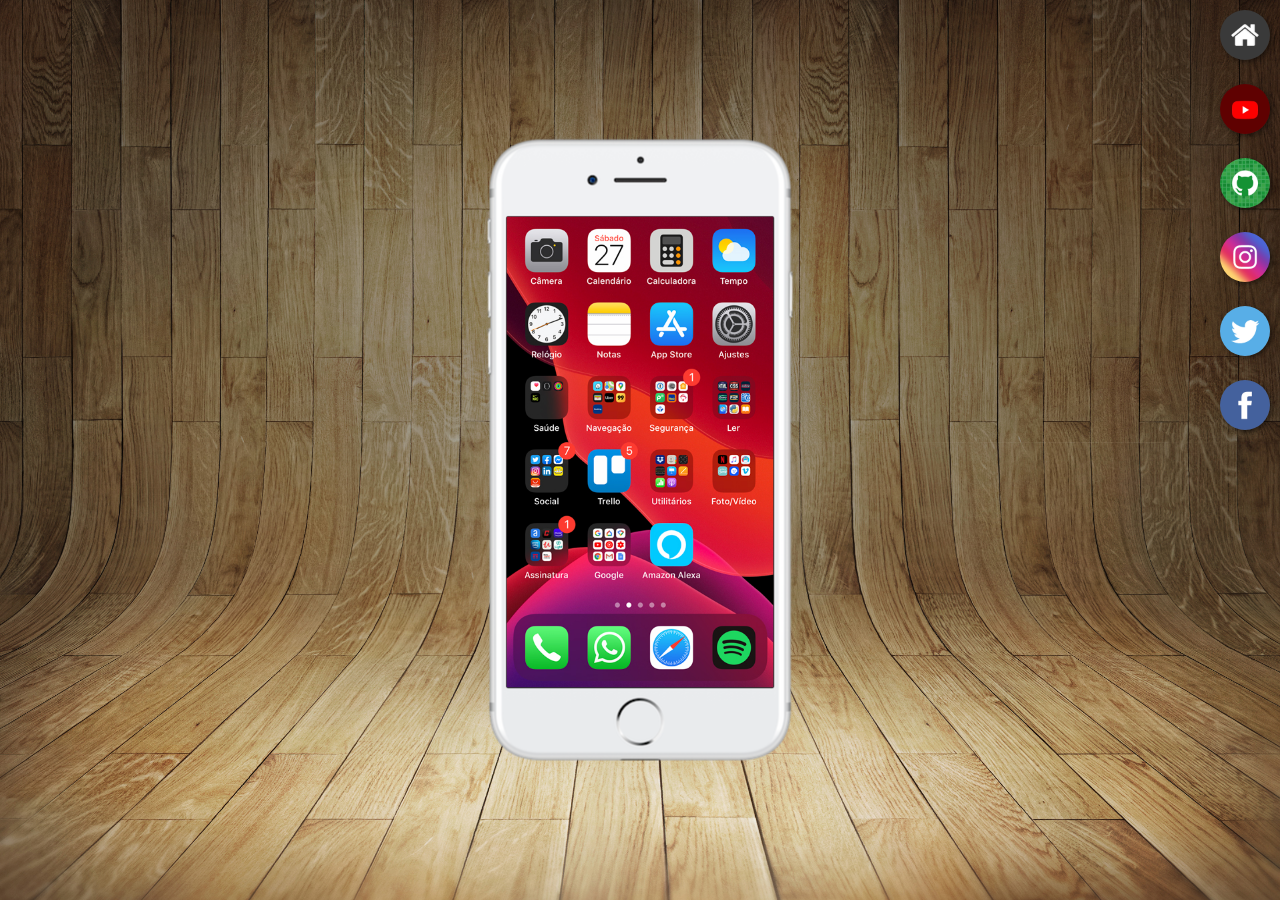
<file: index.html>
<!DOCTYPE html>
<html lang="pt-br">
<head>
    <meta charset="UTF-8">
    <meta name="viewport" content="width=device-width, initial-scale=1.0">
    <title>Projeto social</title>
    <link rel="shortcut icon" href="favicon.ico" type="image/x-icon">
    <link rel="stylesheet" href="estilos/style.css">
</head>
<body>
    <main>
        <section id="telefone">
            <iframe src="home.html" name="tela" id="tela" frameborder="0"></iframe>

        </section>

        <section id="redes-sociais">
            <a href="home.html" target="tela"> <img src="imagens/logo-home.jpg" alt=""></a><br>
            <a href="youtube.html" target="tela"> <img src="imagens/logo-youtube.jpg" alt=""></a><br>
            <a href="github.html" target="tela"> <img src="imagens/logo-github.jpg" alt=""></a><br>
            <a href="instagram.html" target="tela"> <img src="imagens/logo-instagram.jpg" alt=""></a><br>
            <a href="#" target="tela"> <img src="imagens/logo-twitter.jpg" alt=""></a><br>
            <a href="face.html" target="tela"> <img src="imagens/logo-facebook.jpg" alt=""></a><br>

        </section>
    </main>

</body>
</html>
</file>
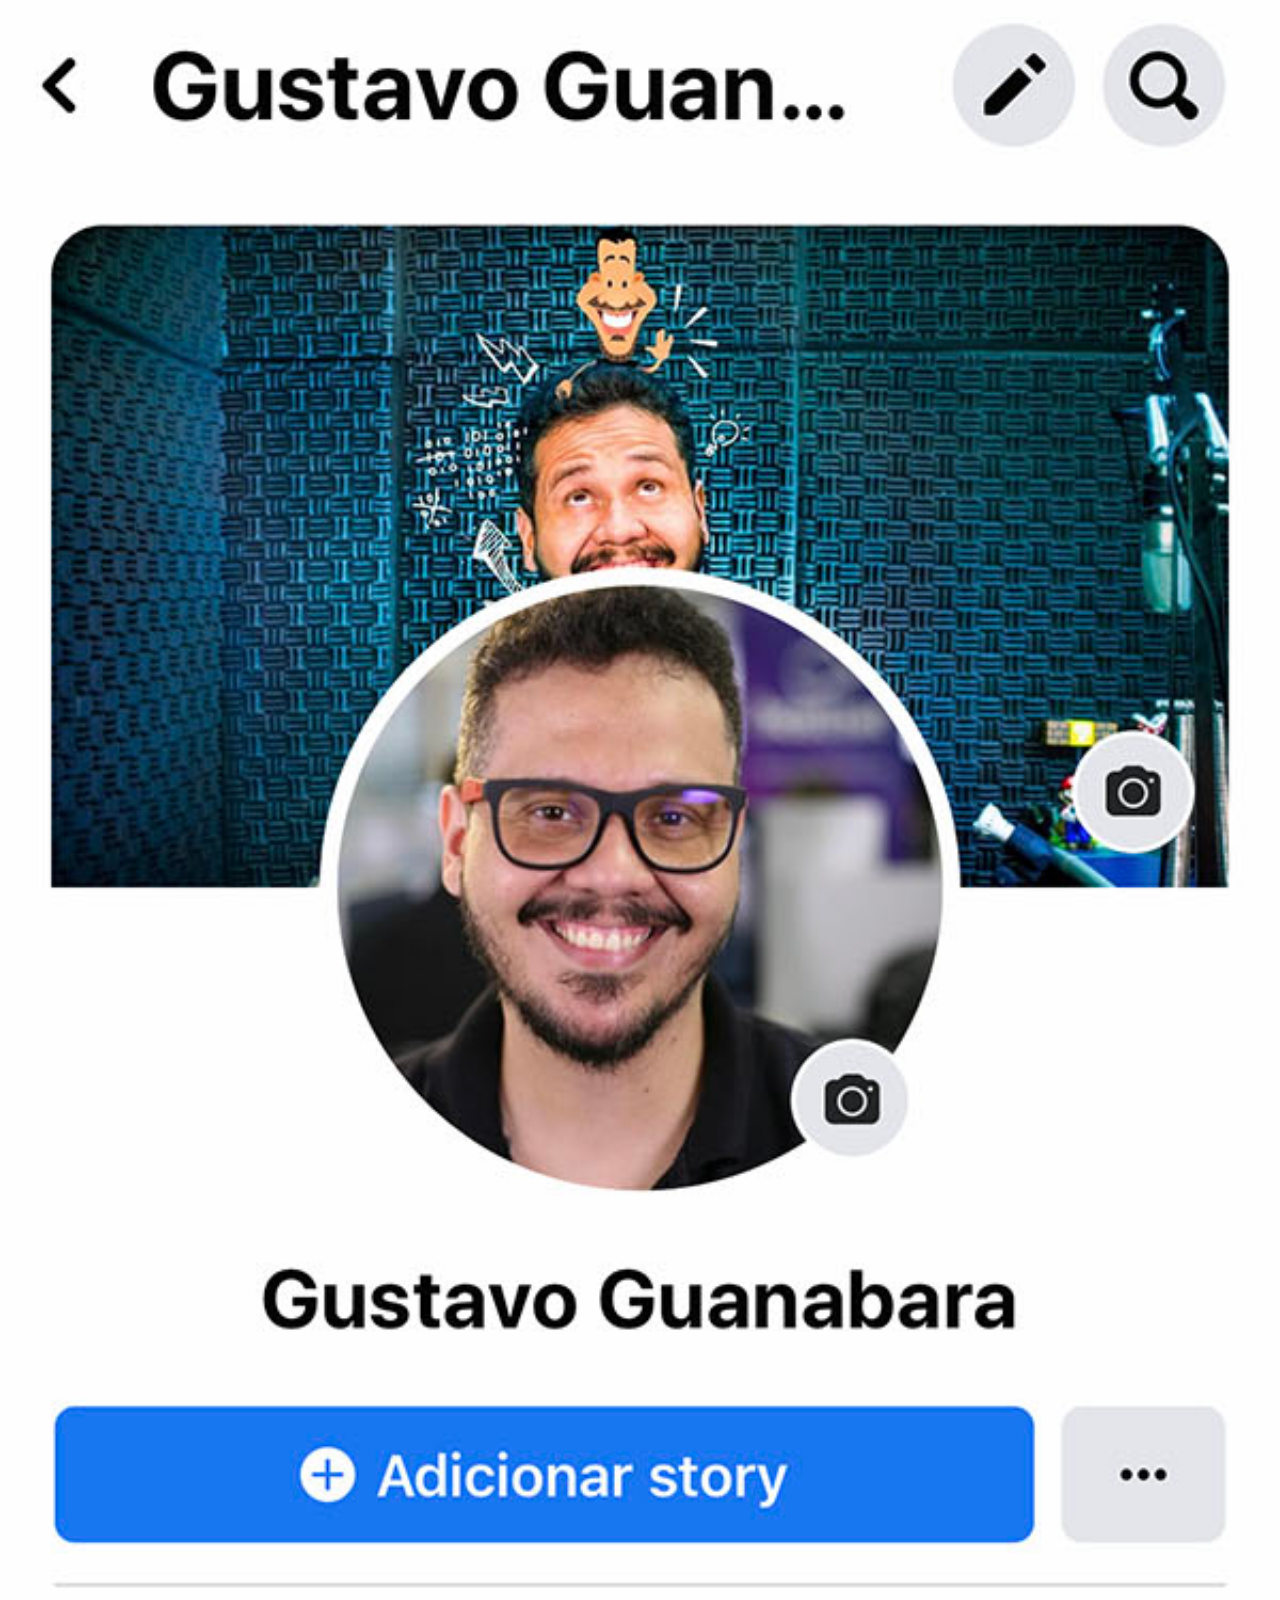
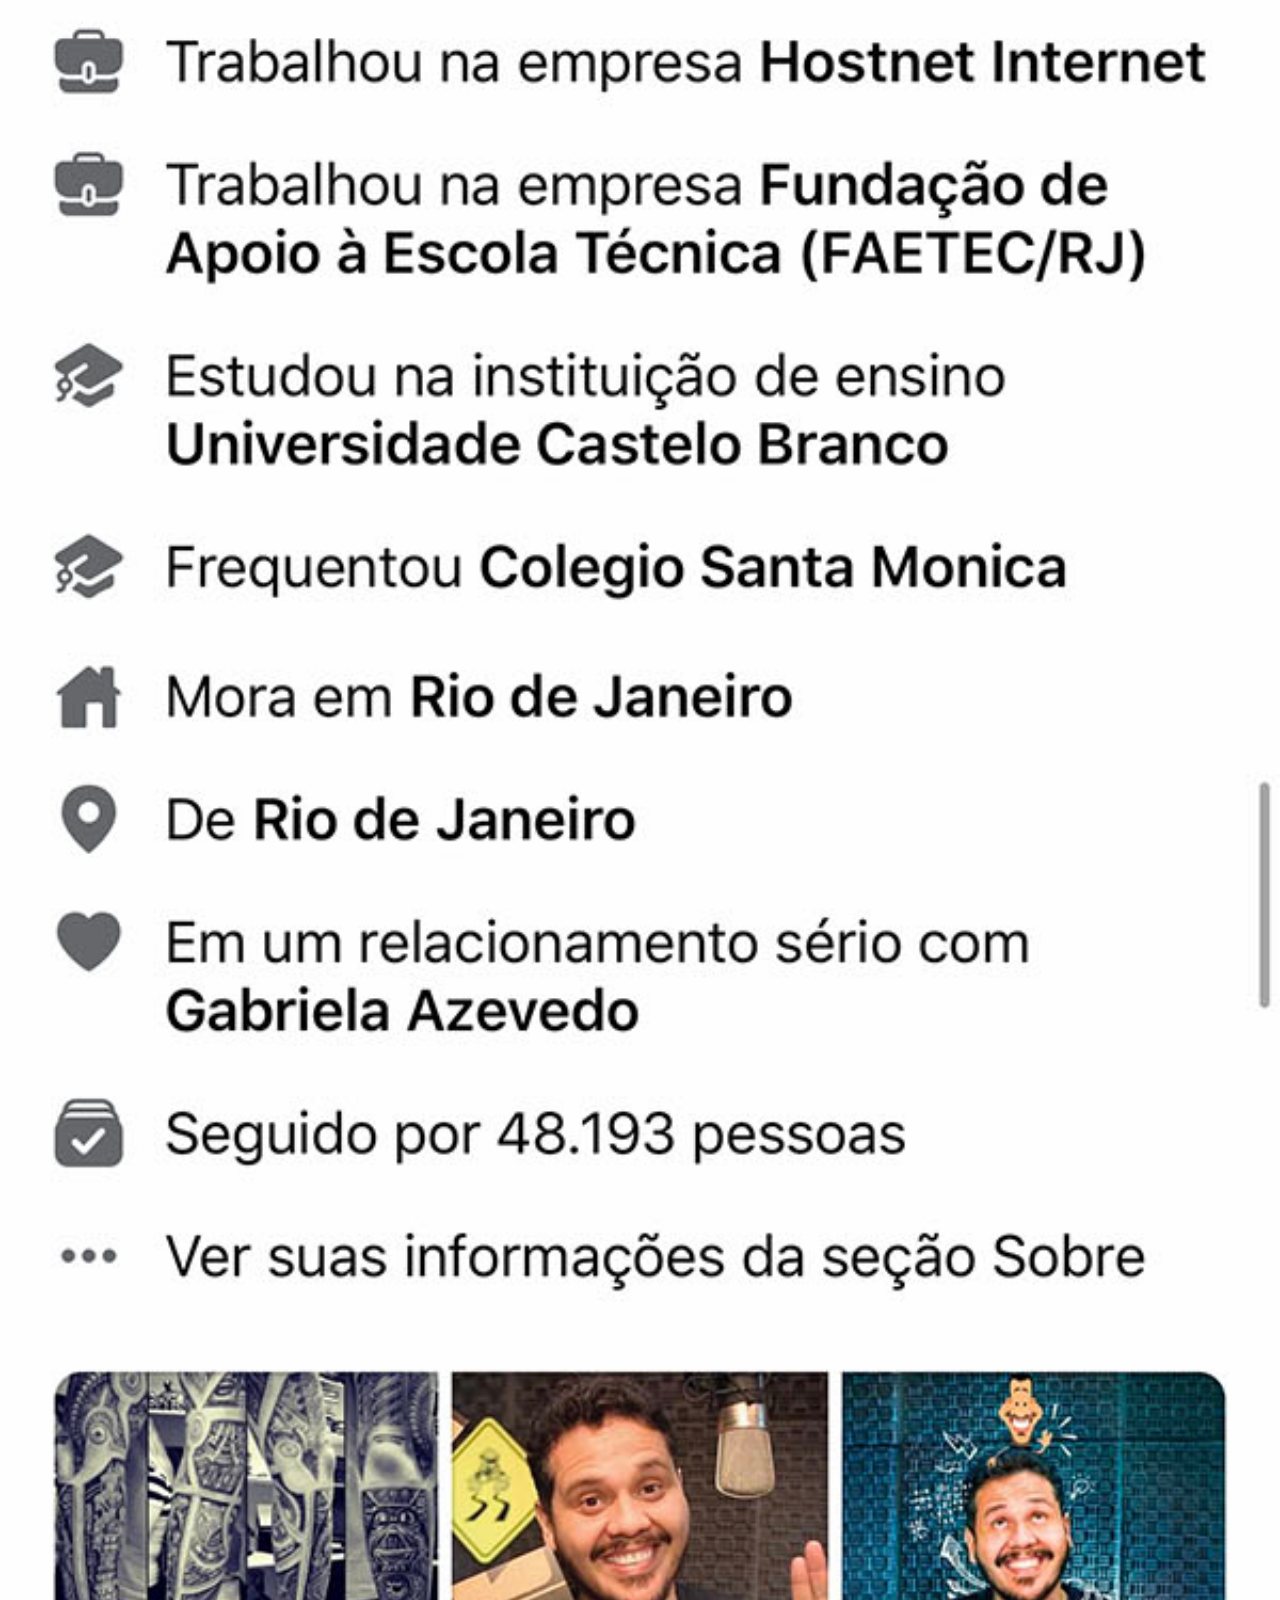
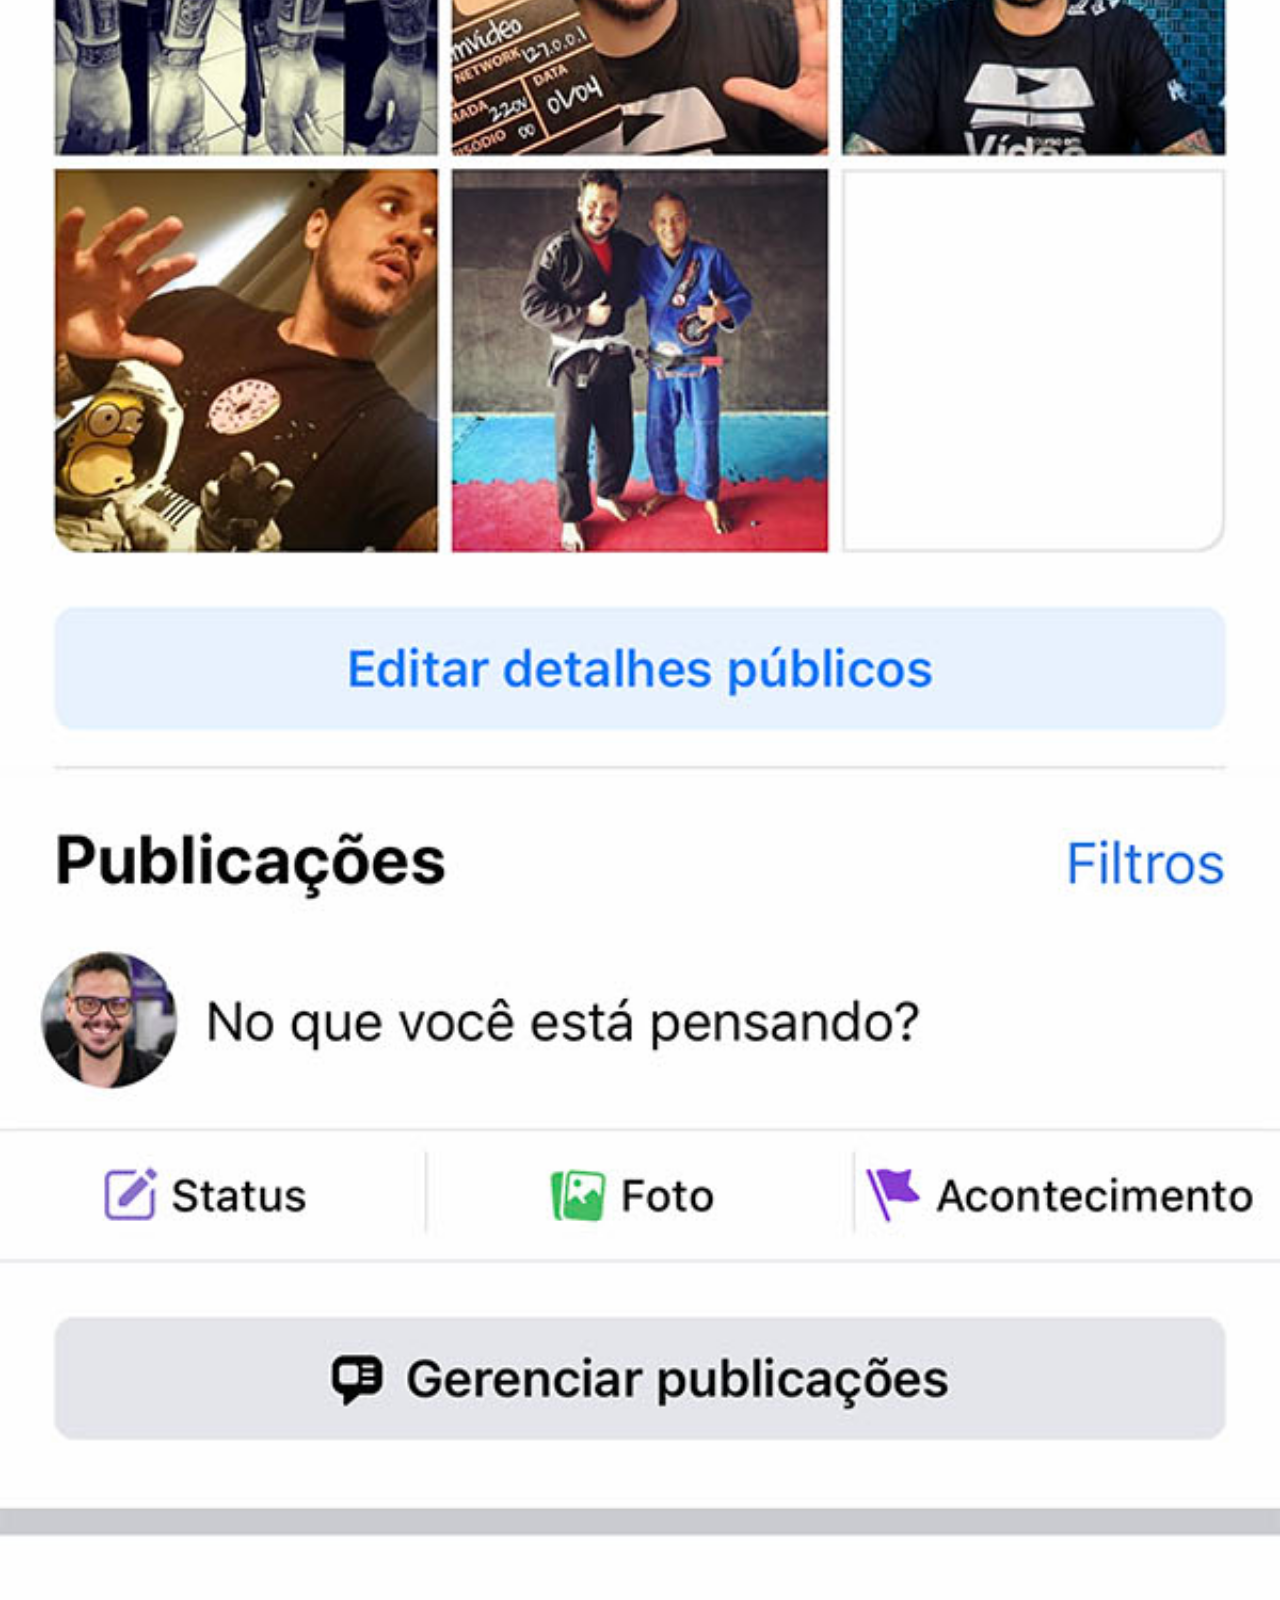
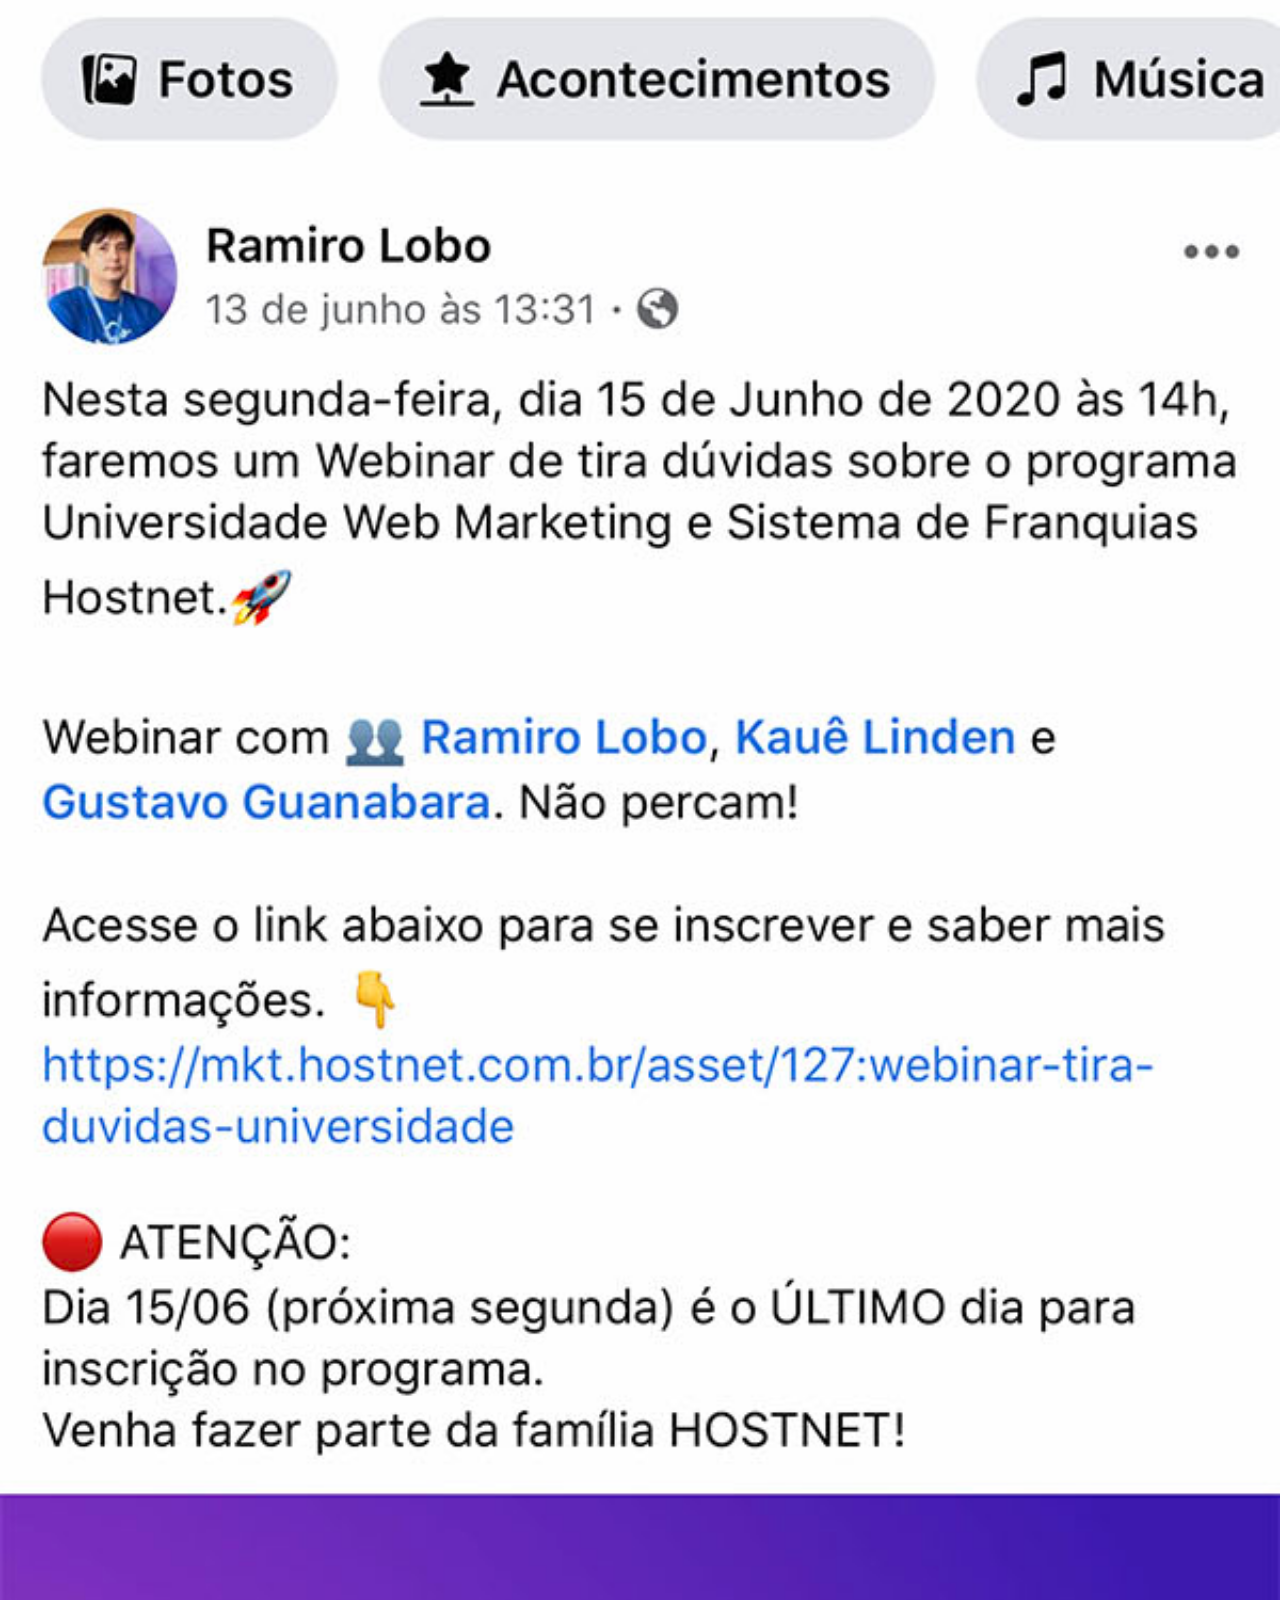
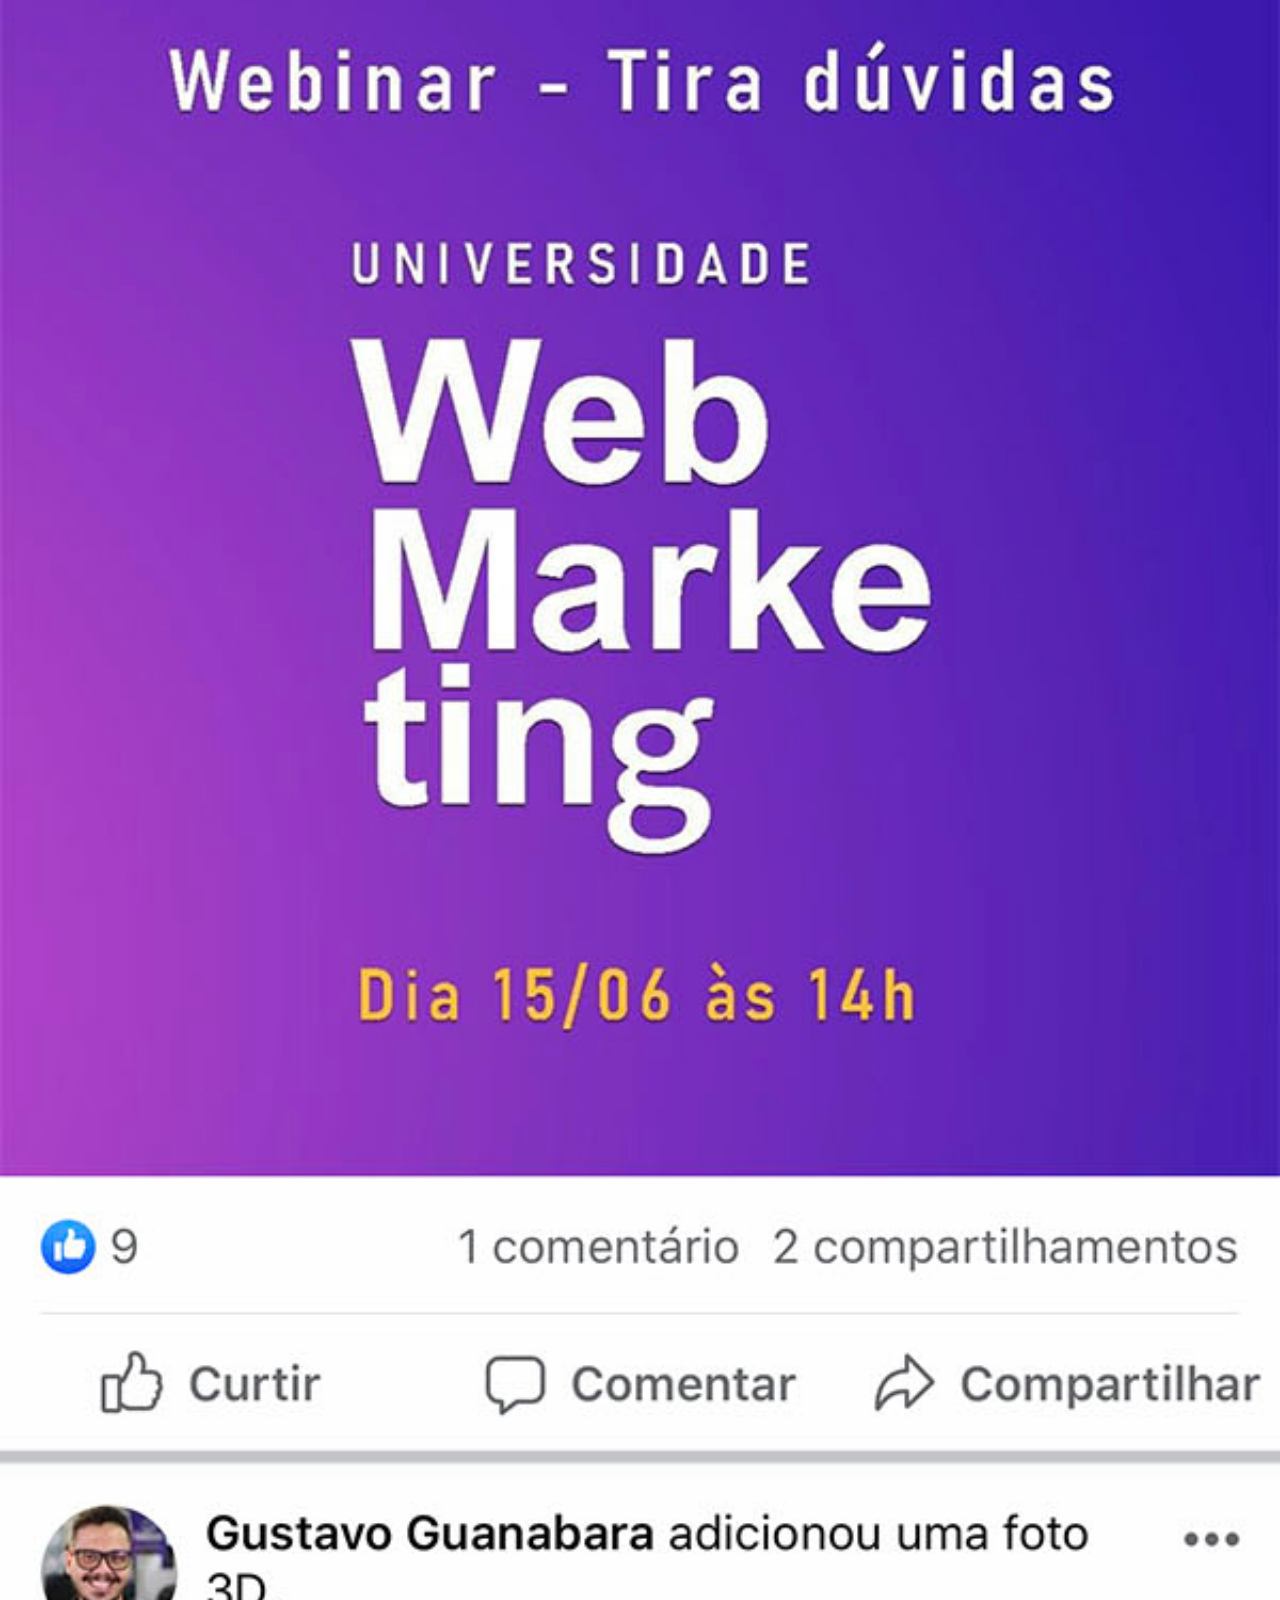
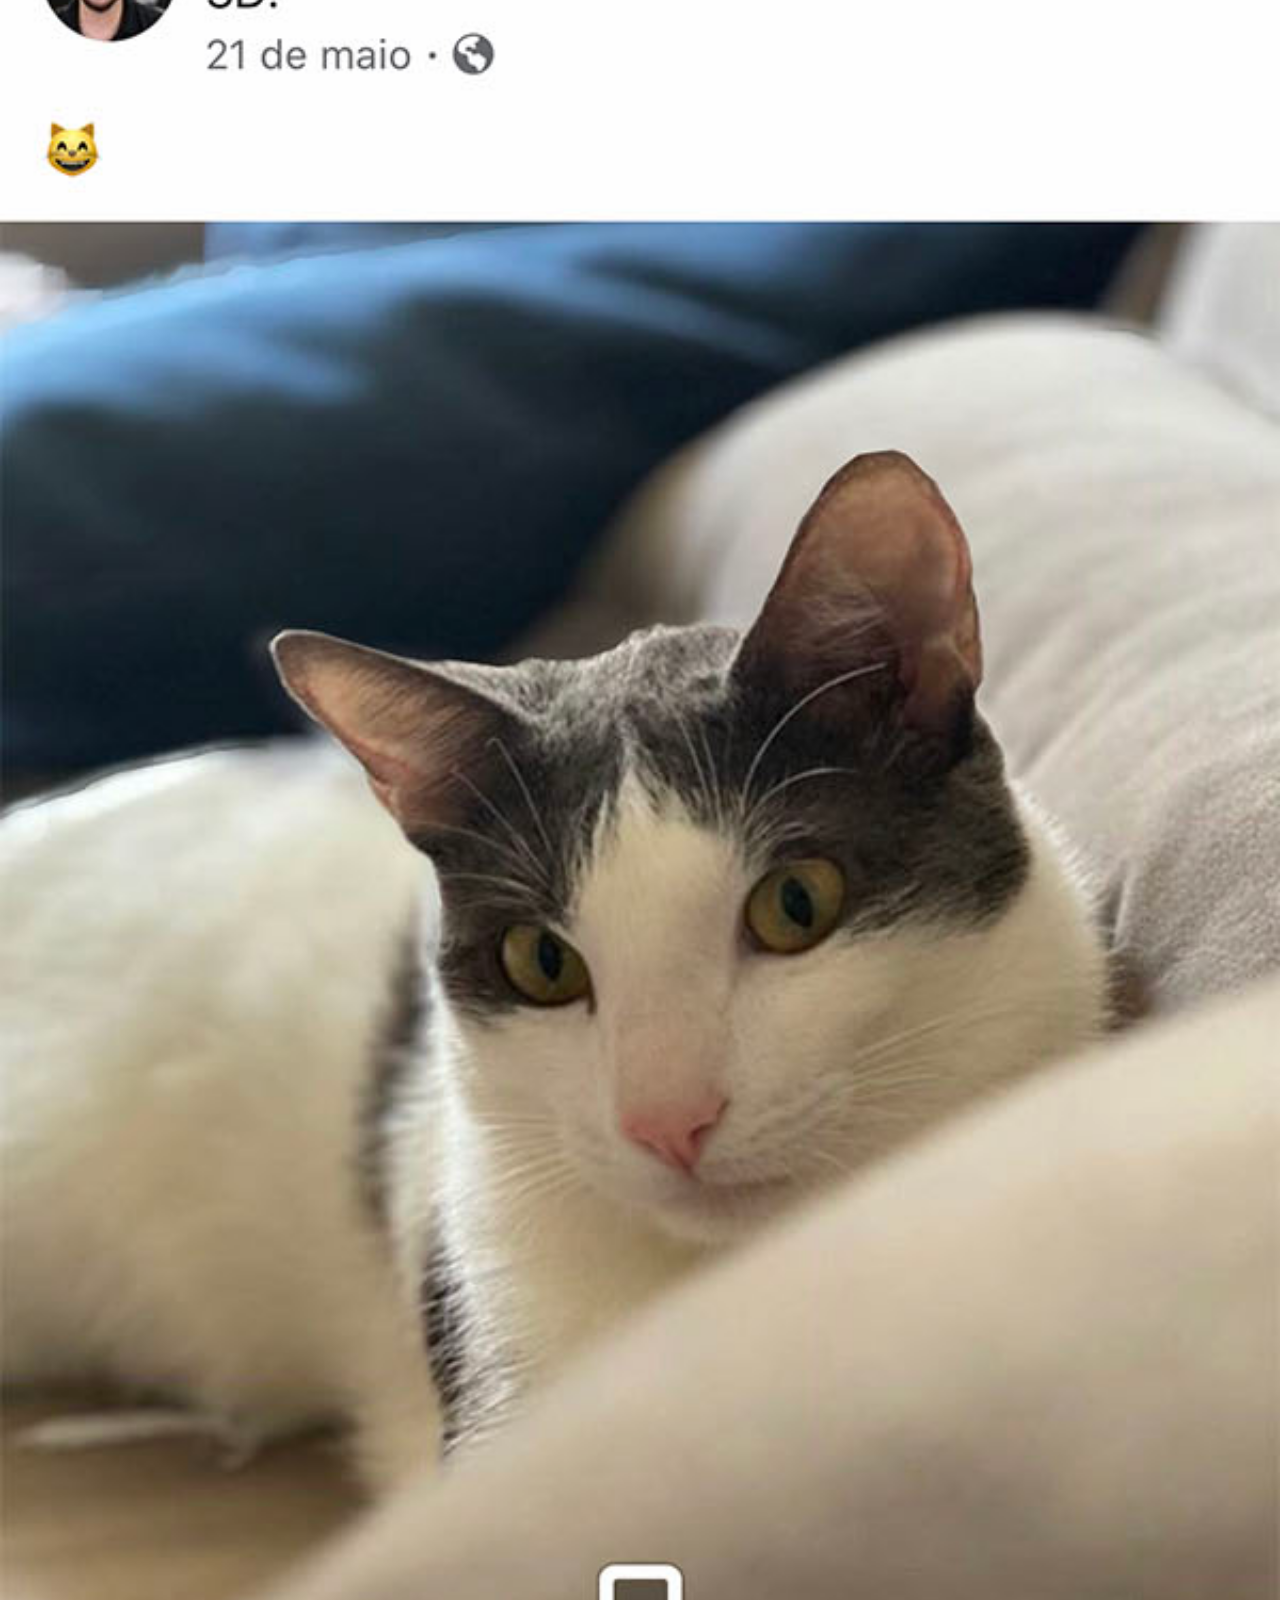
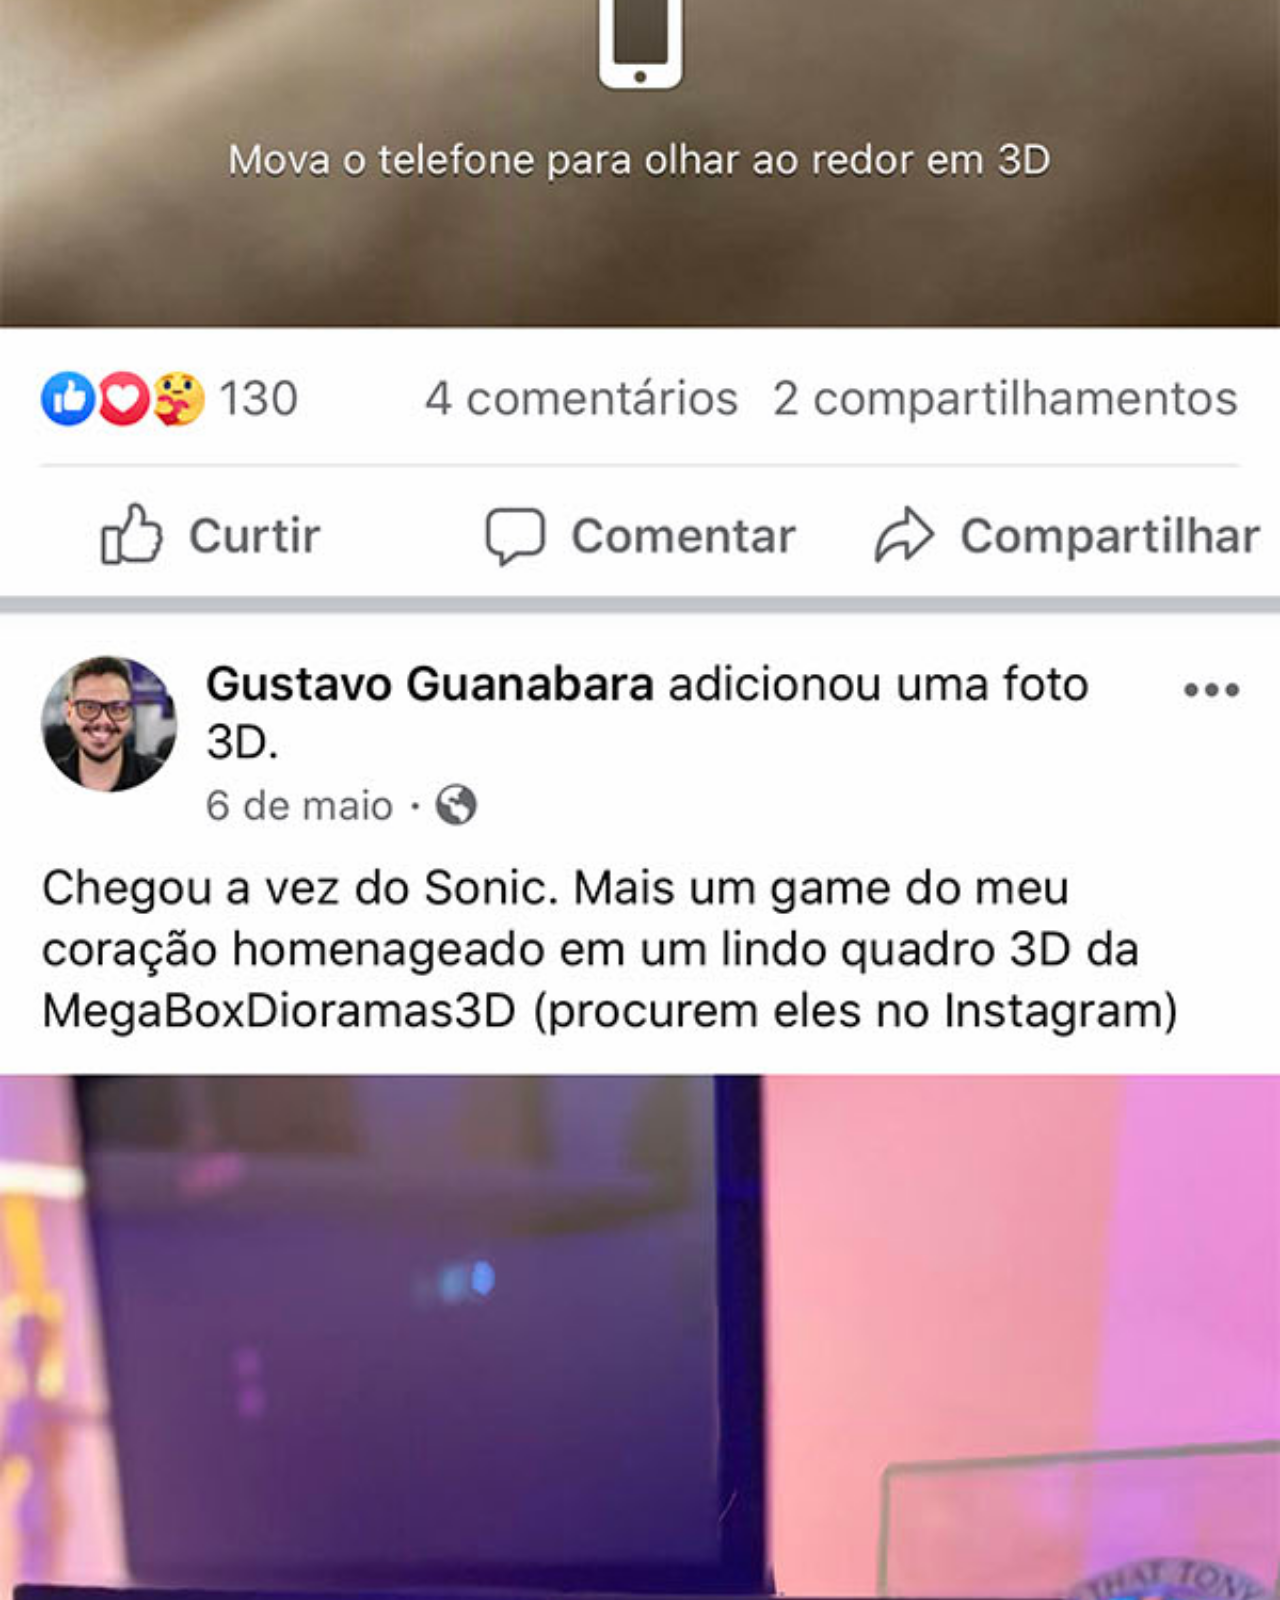
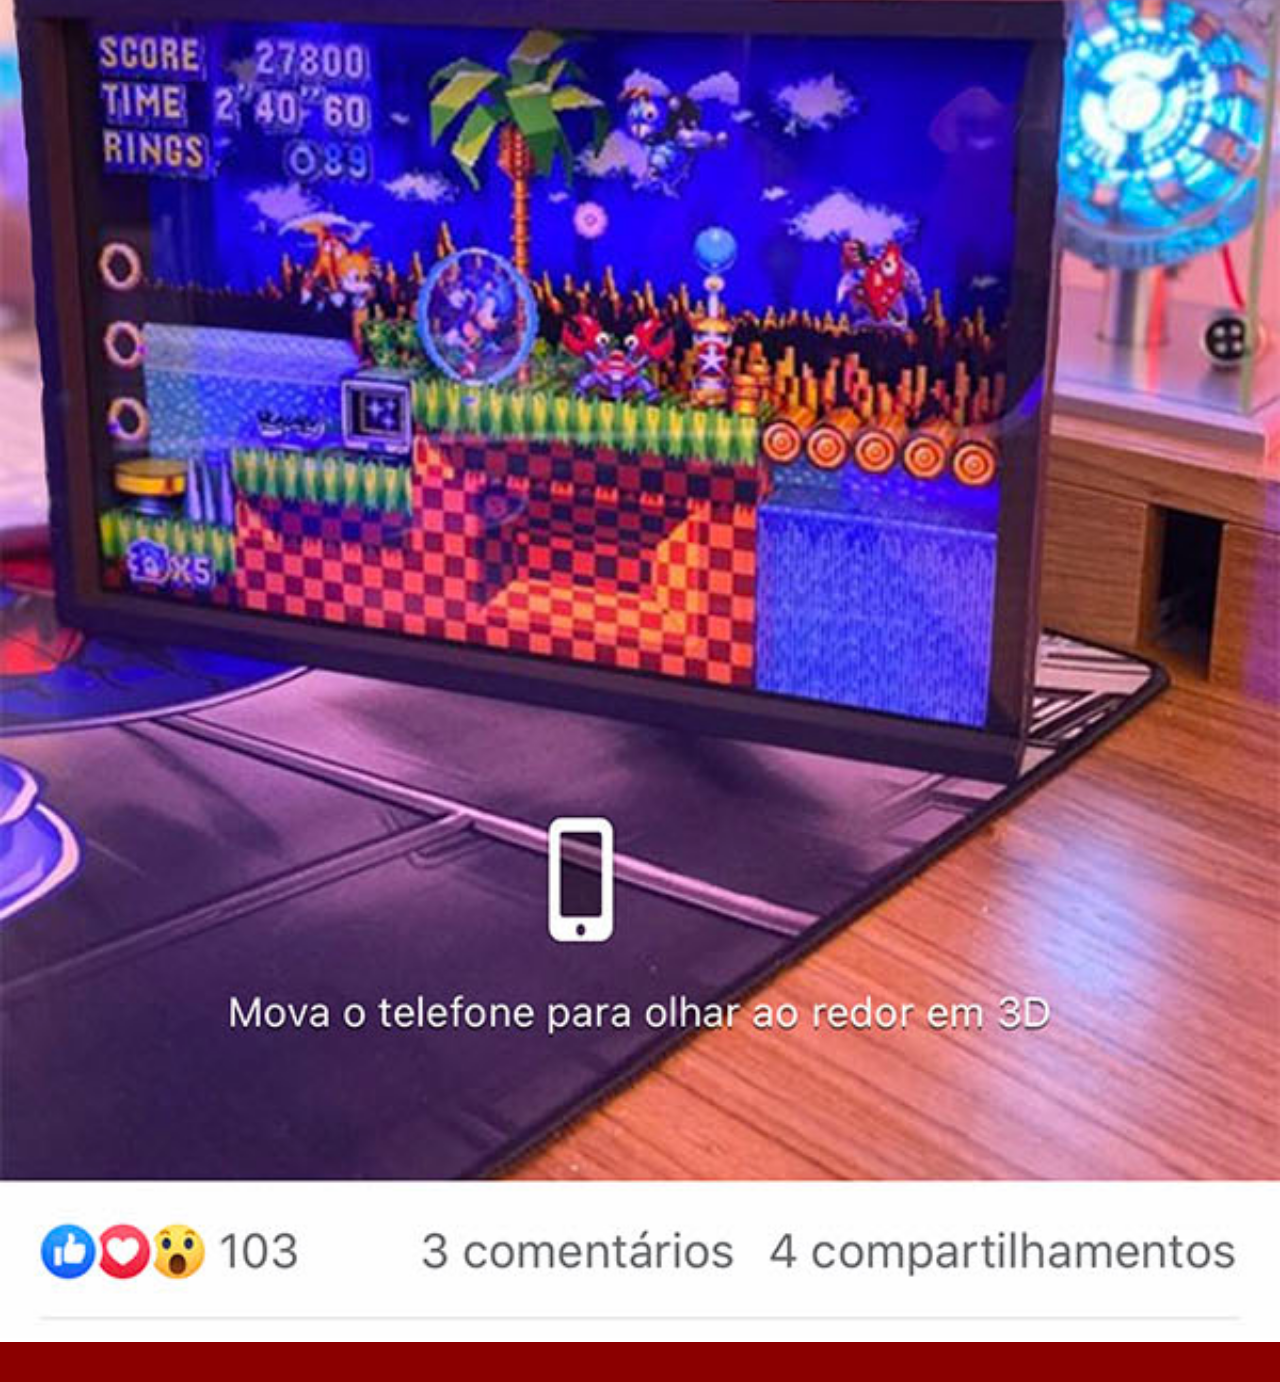
<file: face.html>
<!DOCTYPE html>
<html lang="pt-br">
<head>
    <meta charset="UTF-8">
    <meta name="viewport" content="width=device-width, initial-scale=1.0">
    <title>Facebook</title>
    <link rel="stylesheet" href="estilos/social.css">
</head>
<body>
    <img src="imagens/tela-facebook.jpg" alt="">
    <a href="https://www.facebook.com/"></a>
</body>
</html>
</file>
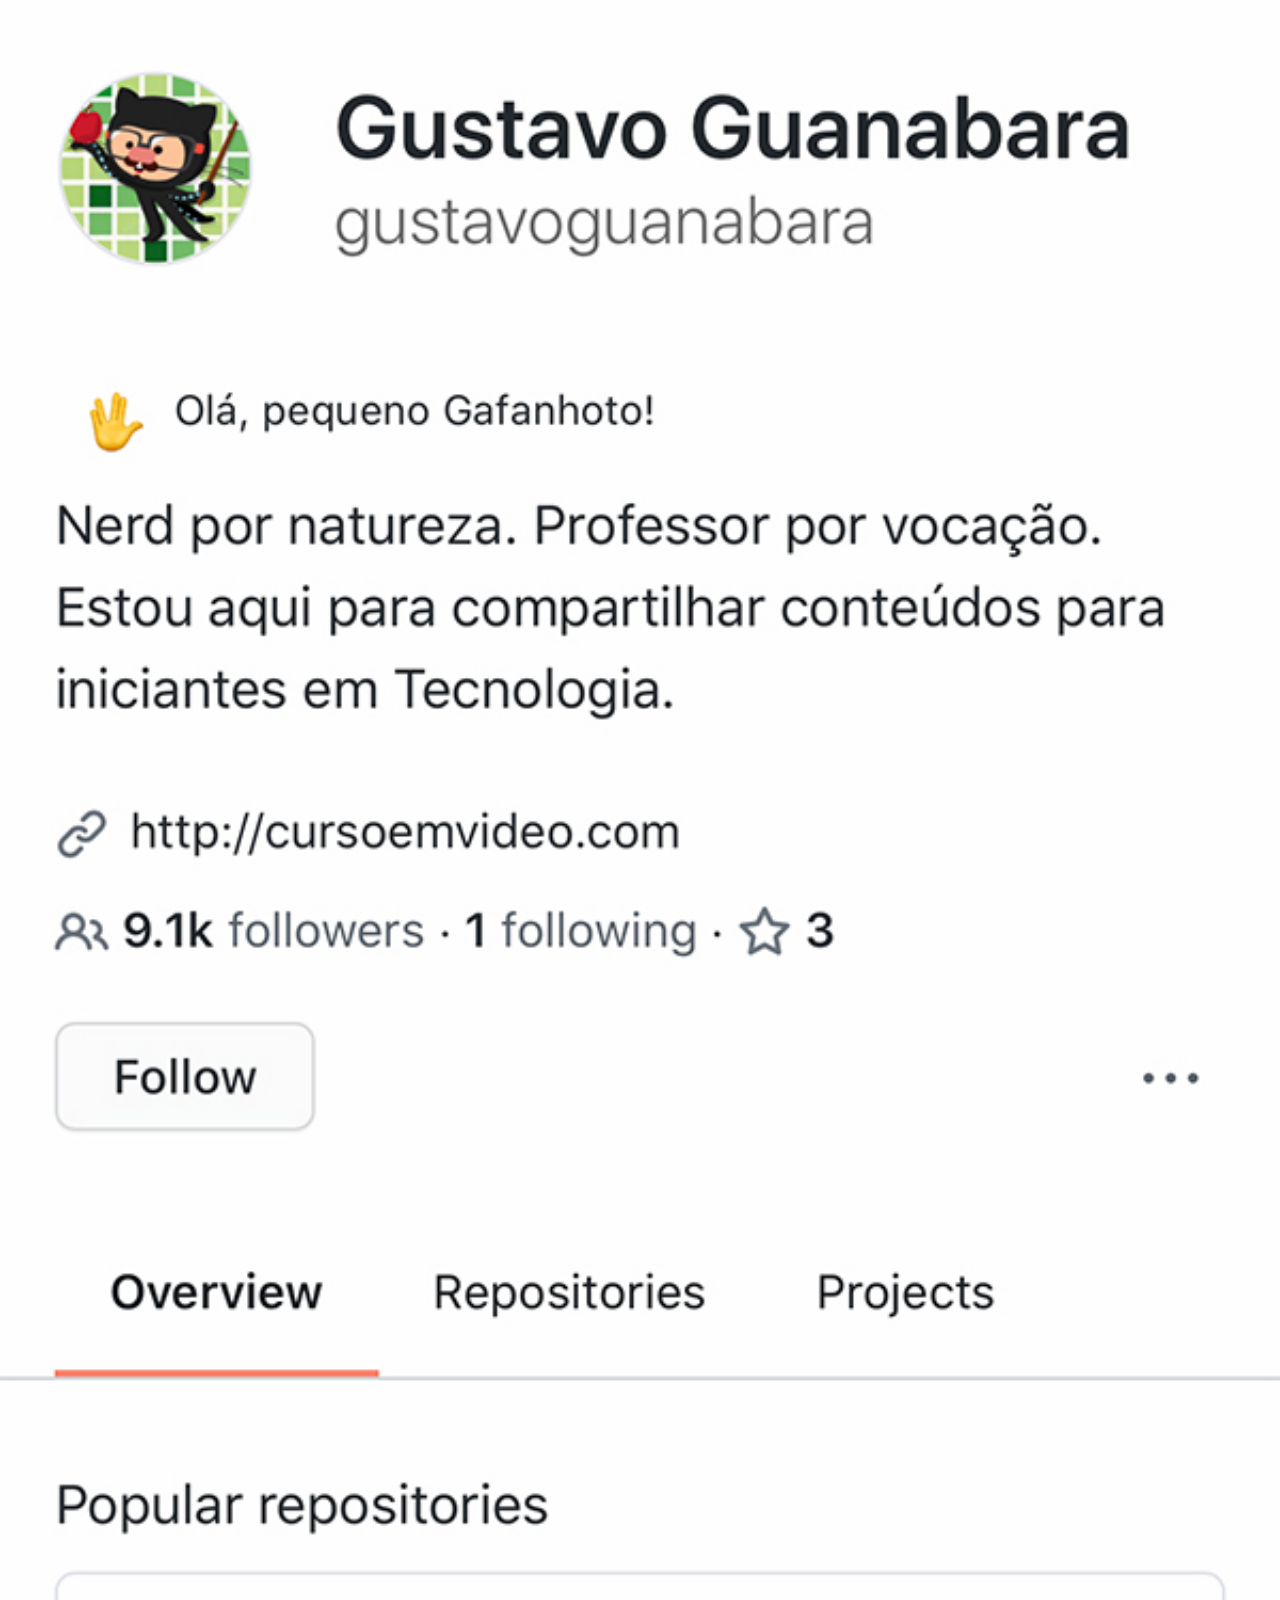
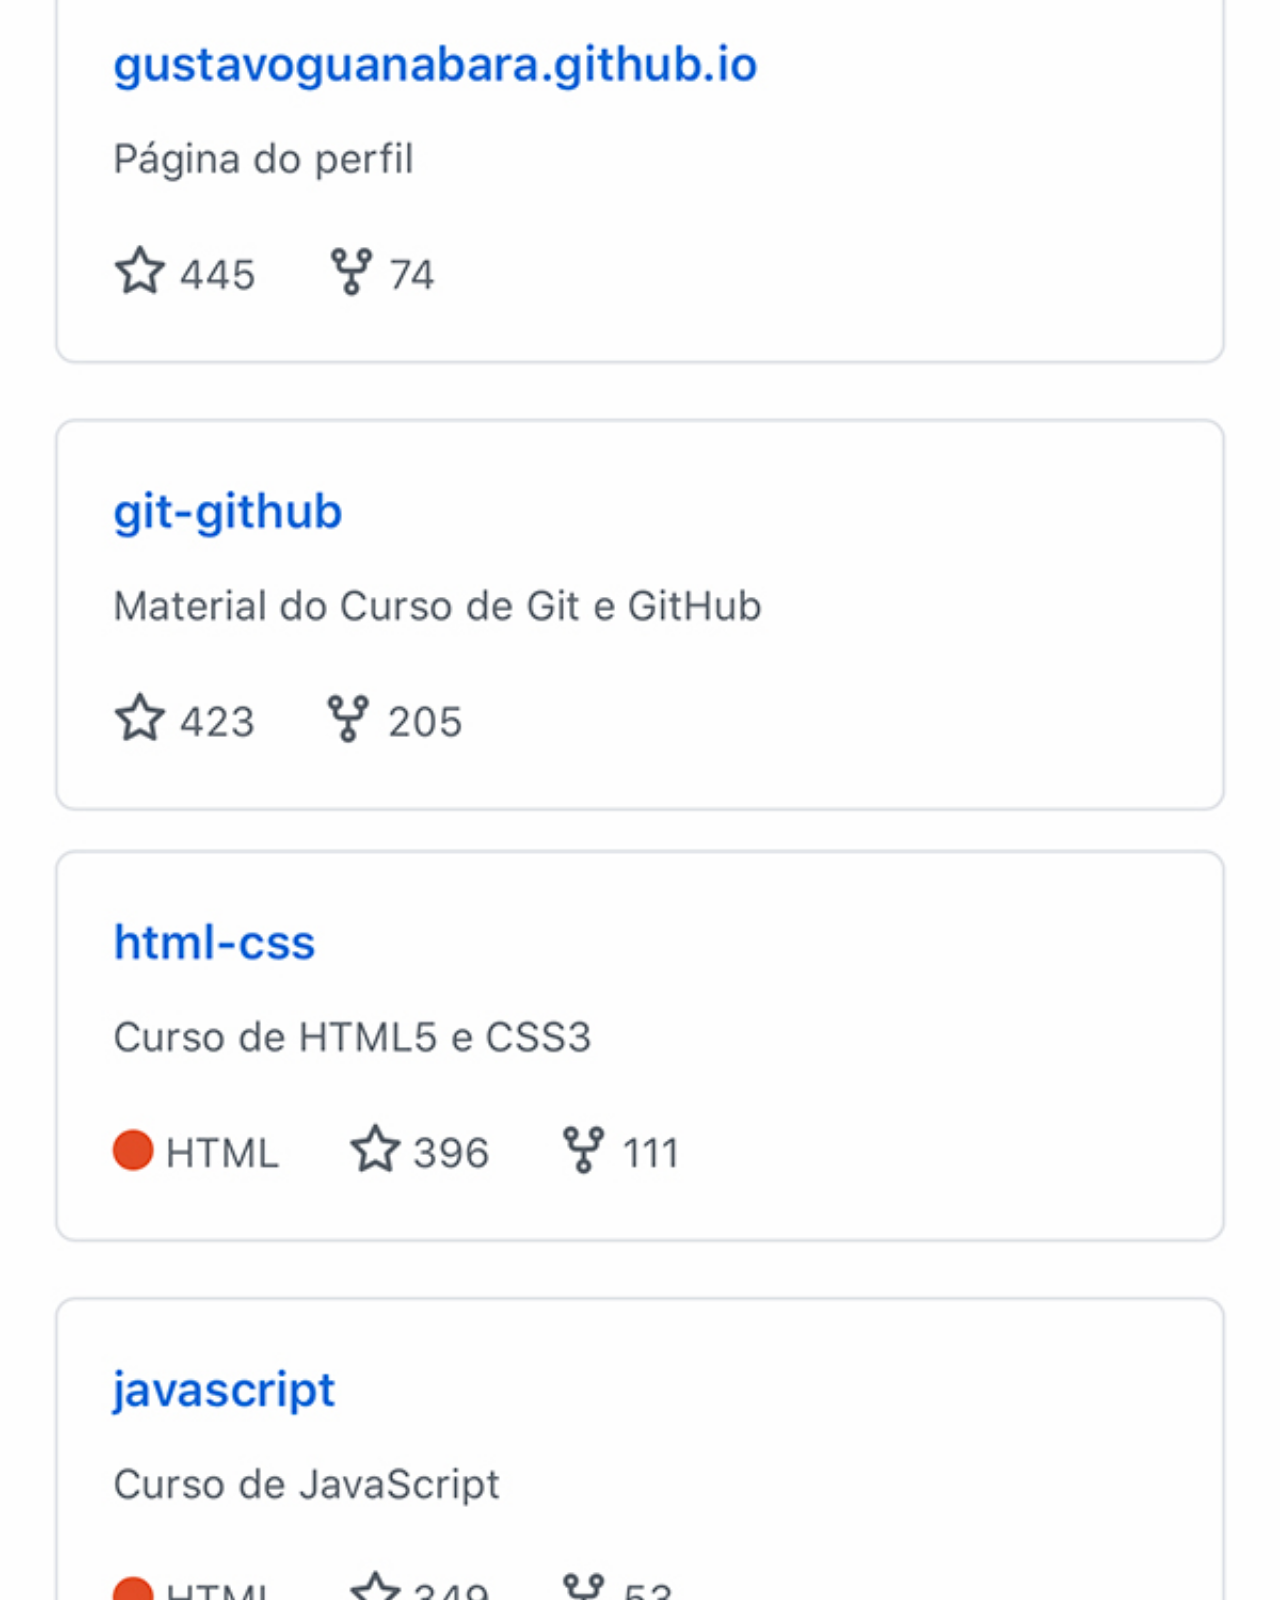
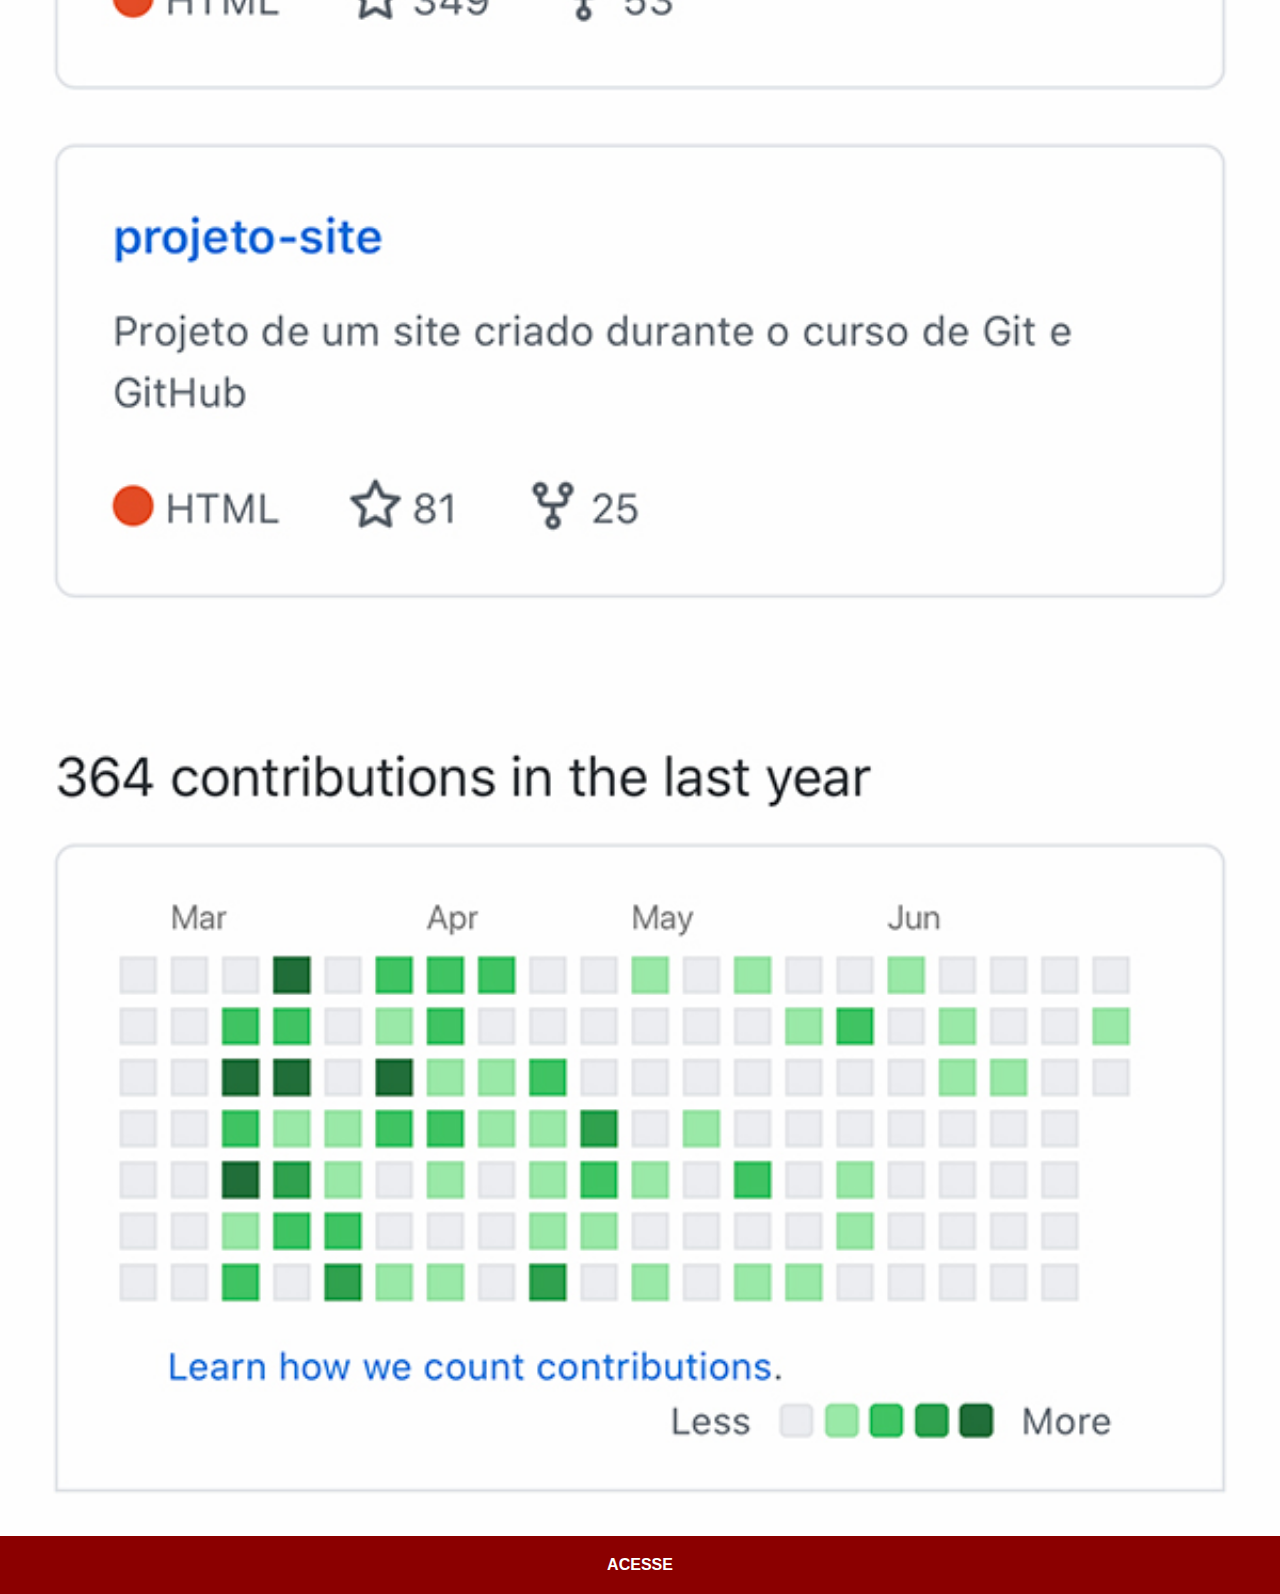
<file: github.html>
<!DOCTYPE html>
<html lang="pt-br">
<head>
    <meta charset="UTF-8">
    <meta name="viewport" content="width=device-width, initial-scale=1.0">
    <title>GitHub</title>
    <link rel="stylesheet" href="estilos/social.css">
</head>
<body>
    <img src="imagens/tela-github.jpg" alt="GitHub">
    <a href="https://github.com/gustavoguanabara/html-css/tree/master/desafios/modulo-04/d013" target="_blank"> ACESSE</a>
    
</body>
</html>
</file>
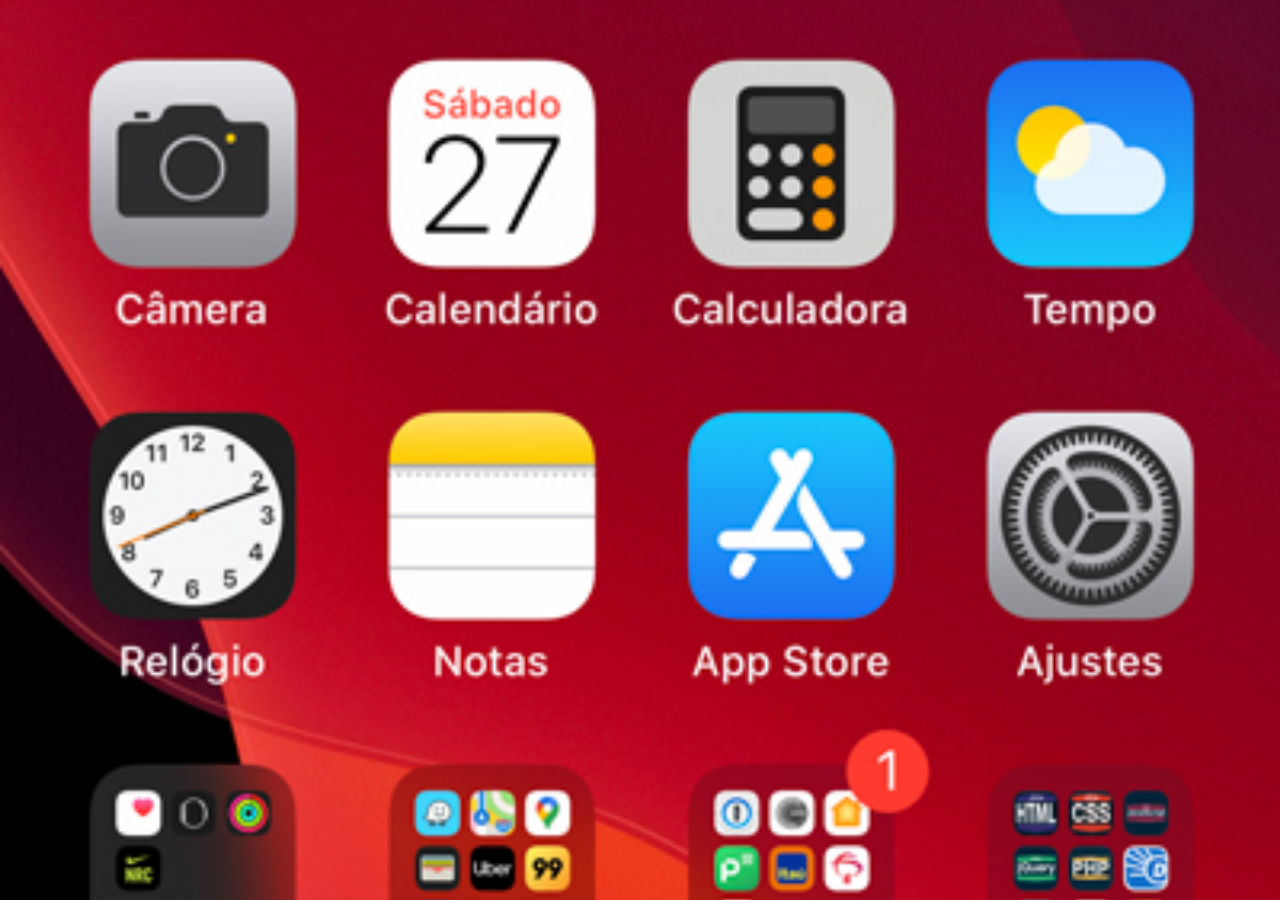
<file: home.html>
<!DOCTYPE html>
<html lang="pt-bt">
<head>
    <meta charset="UTF-8">
    <meta name="viewport" content="width=device-width, initial-scale=1.0">
    <title>Home</title>
</head>
<style>
    *{
        margin: 0;
        padding: 0;
    }

    body{
        width: 100vw;
        height: 100vh;
        background: black url('imagens/tela-home.jpg')no-repeat top center;
        background-size: cover;
    }
</style>
<body>
    
</body>
</html>
</file>
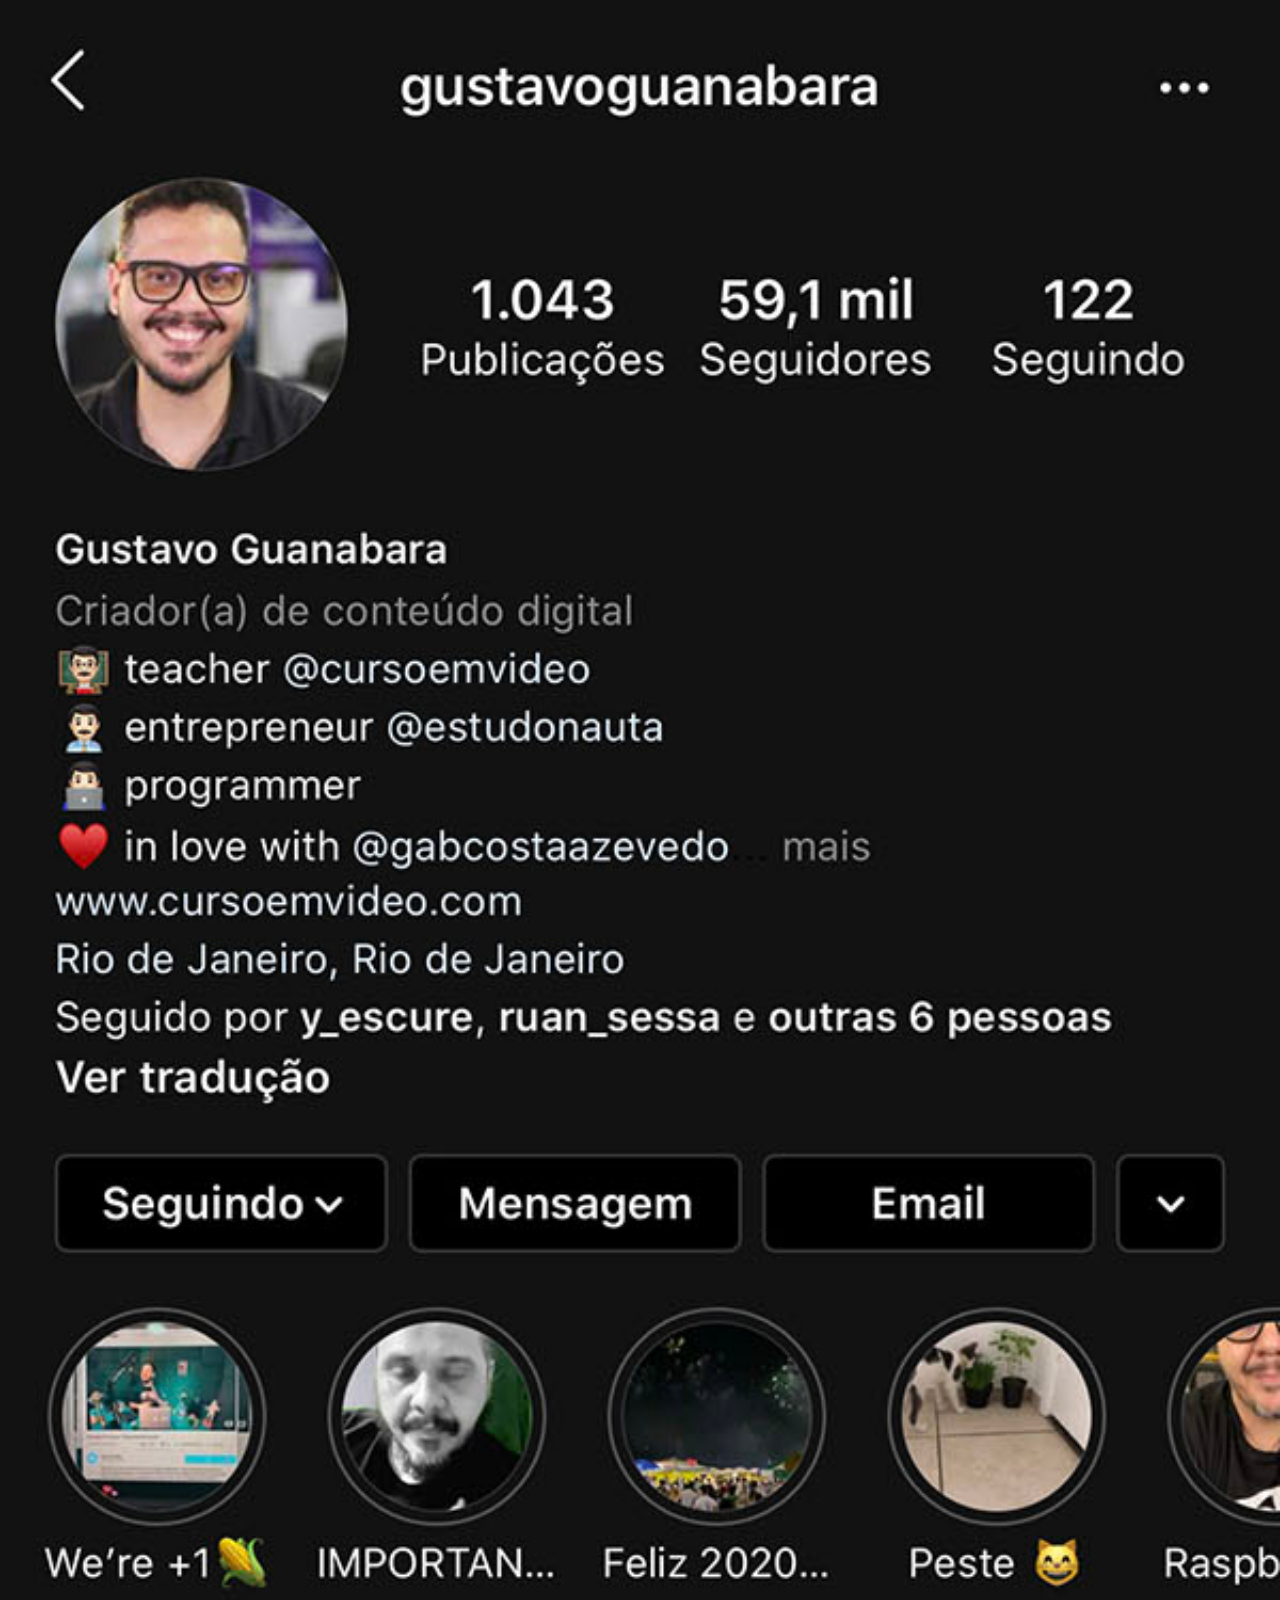
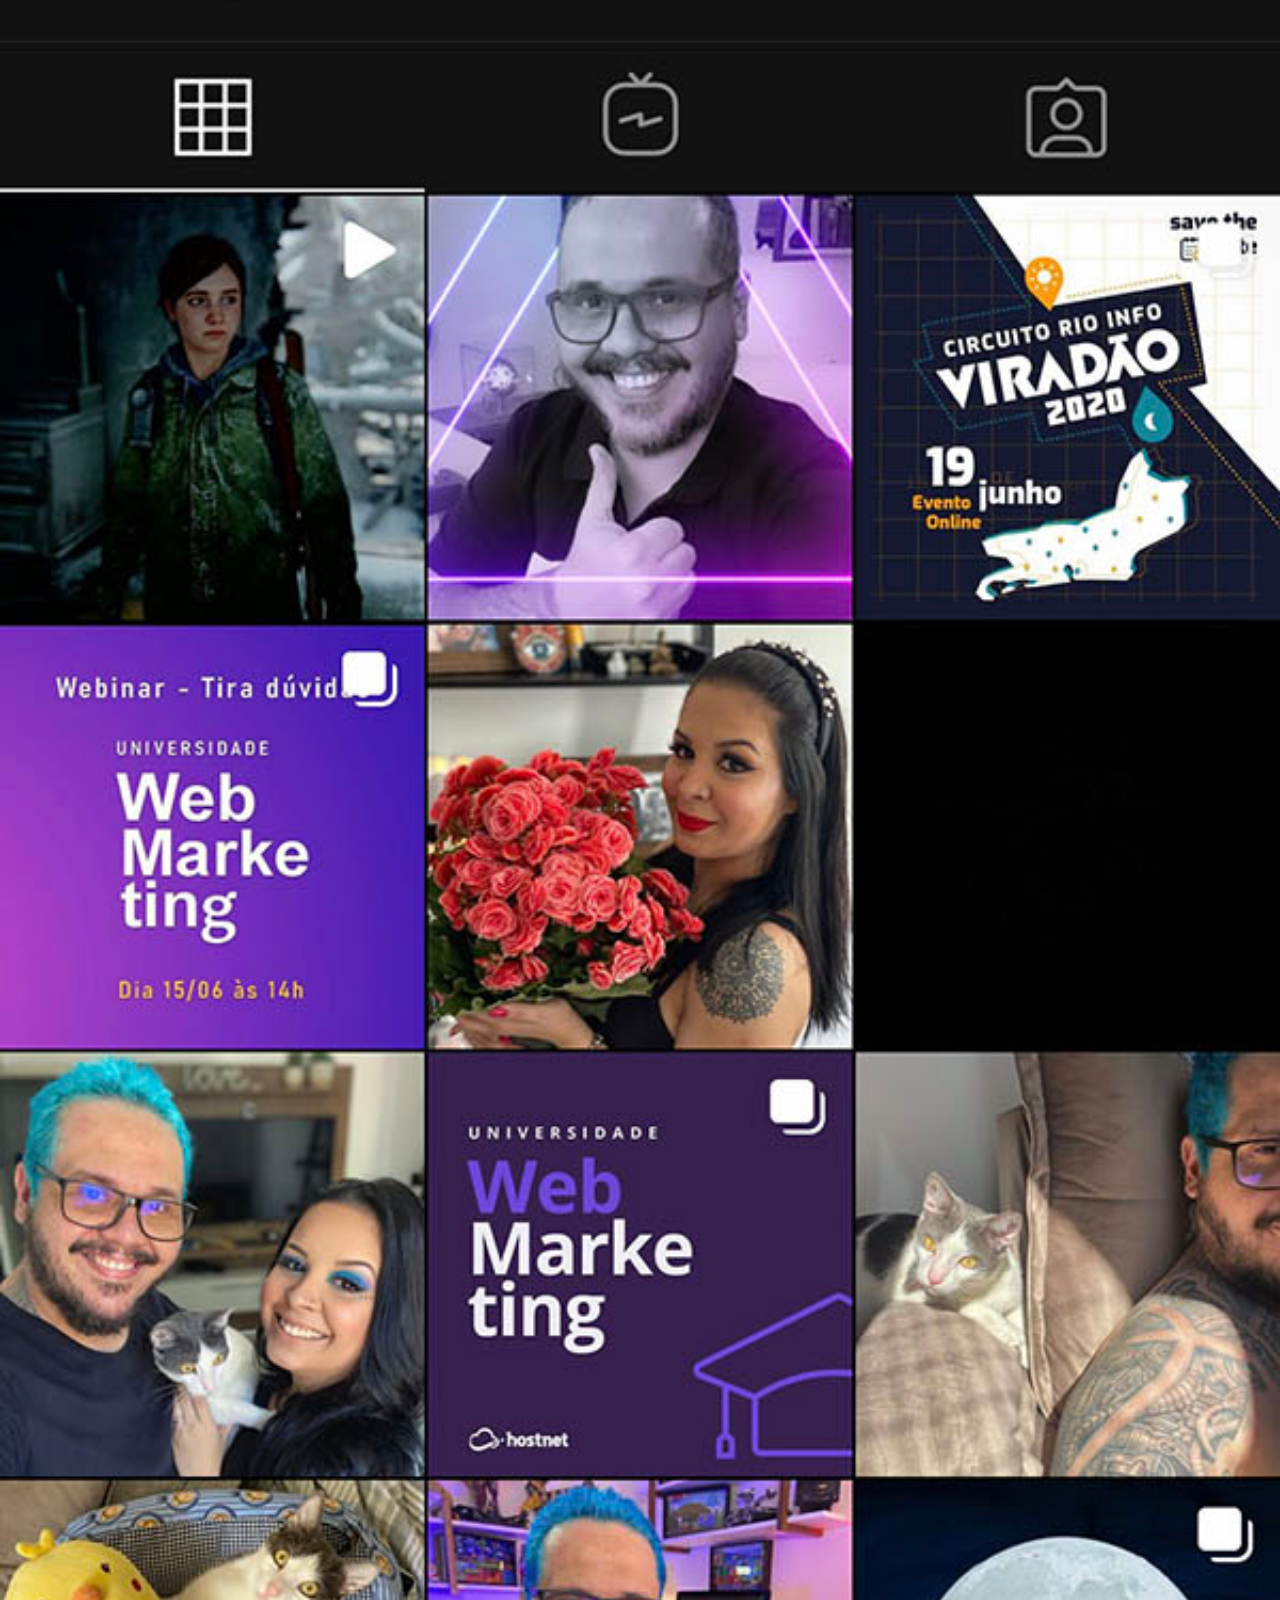
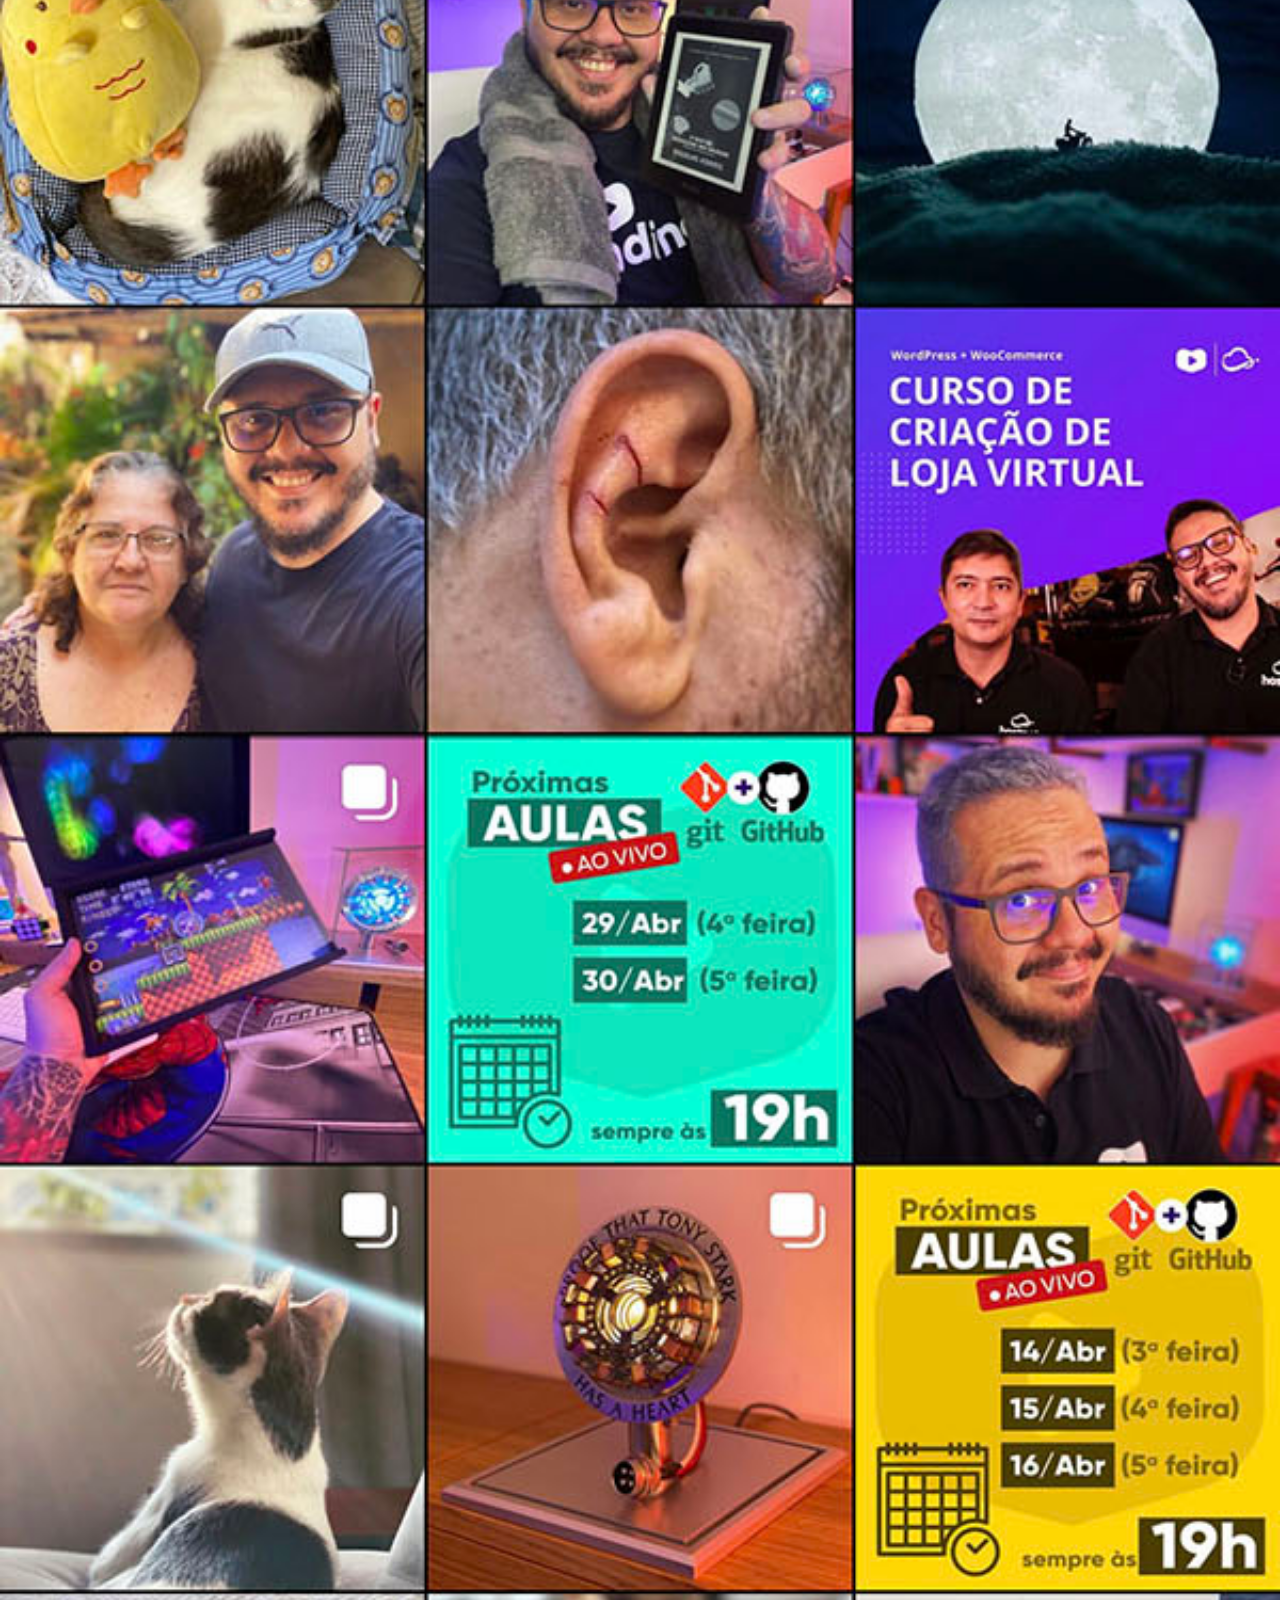
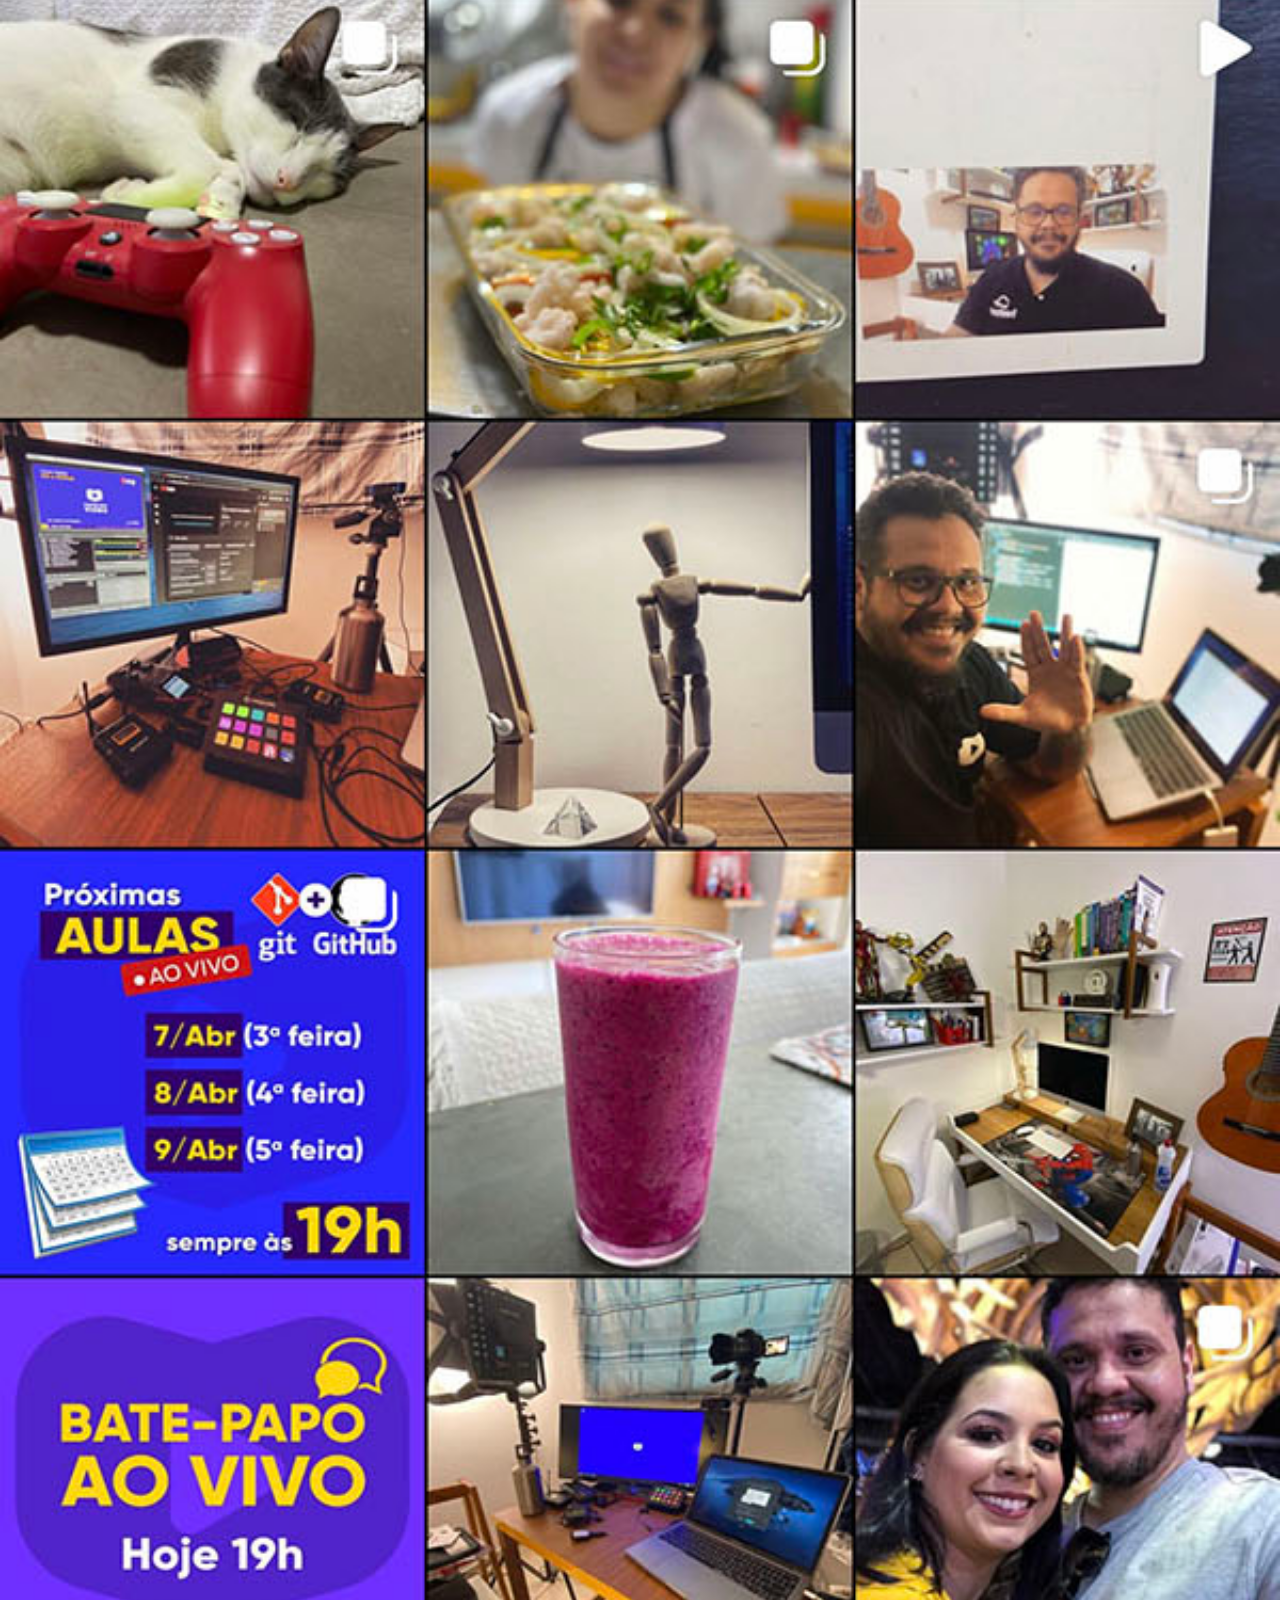
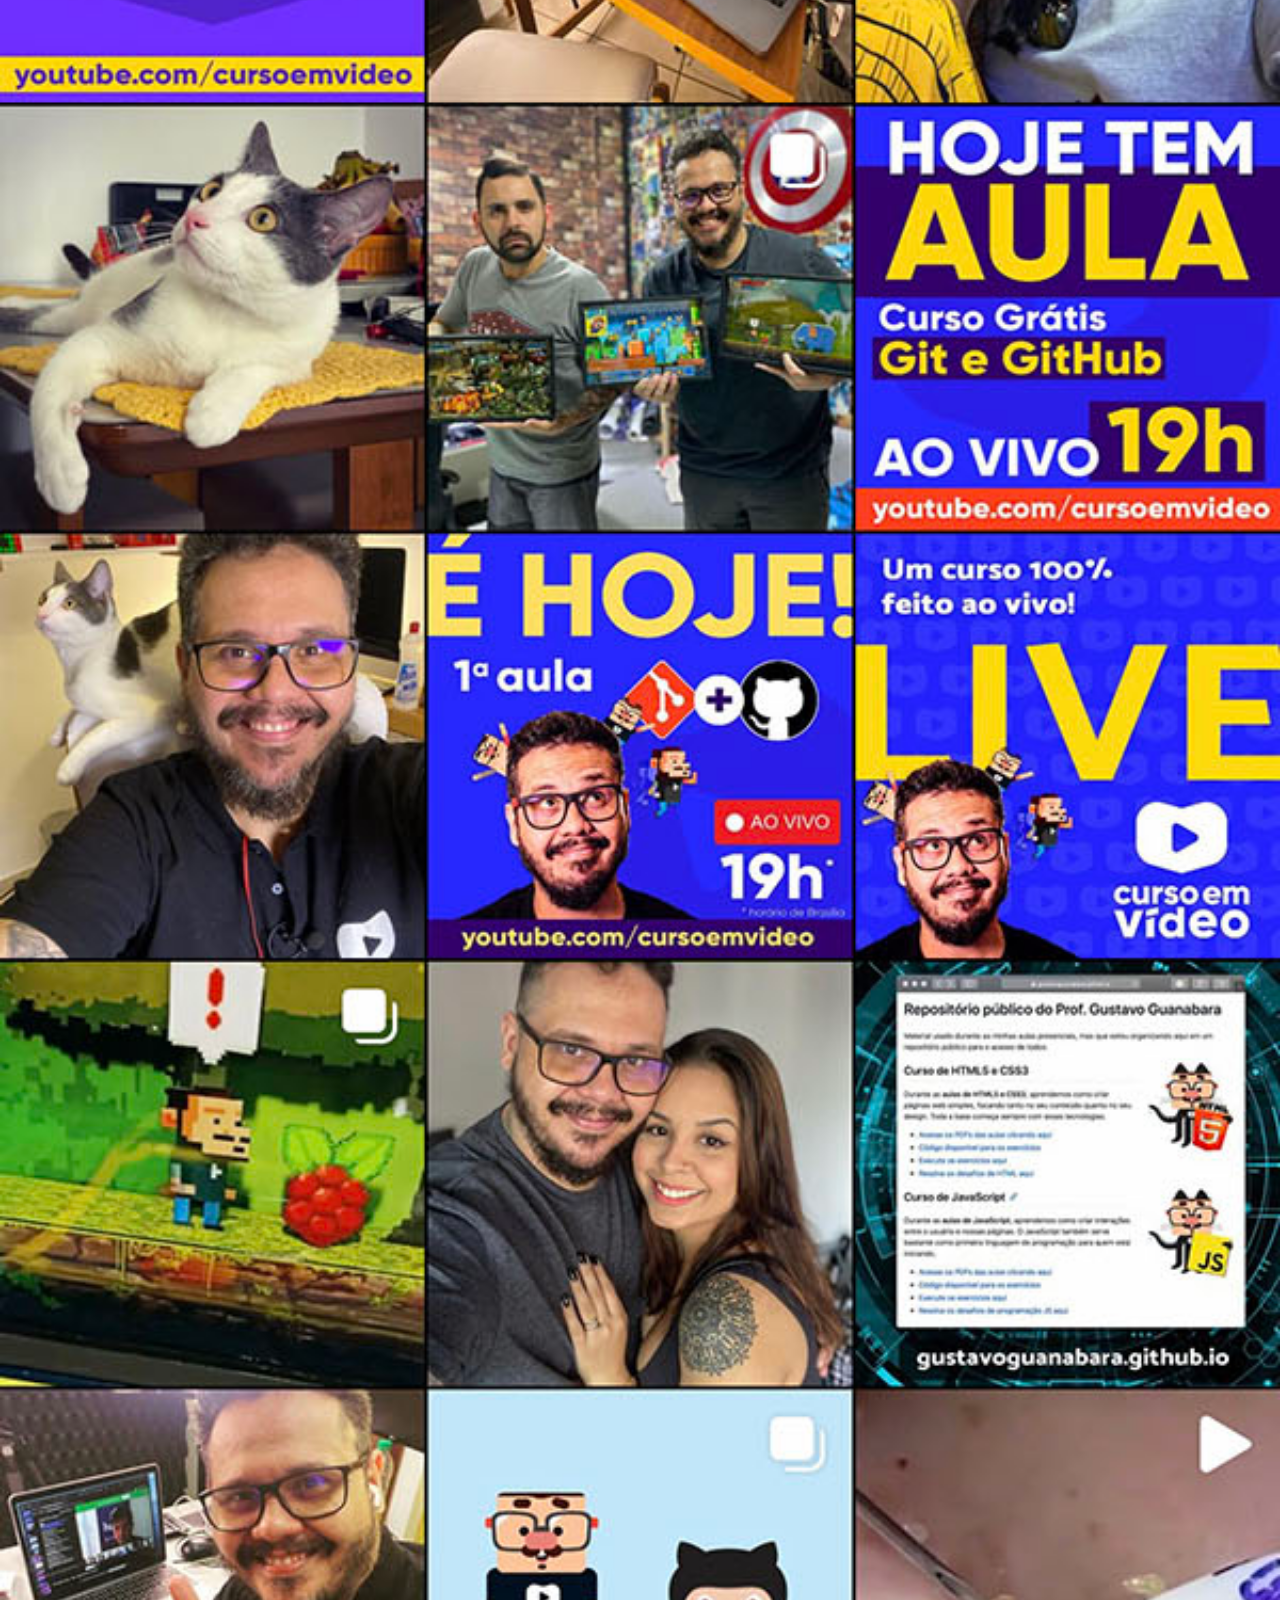
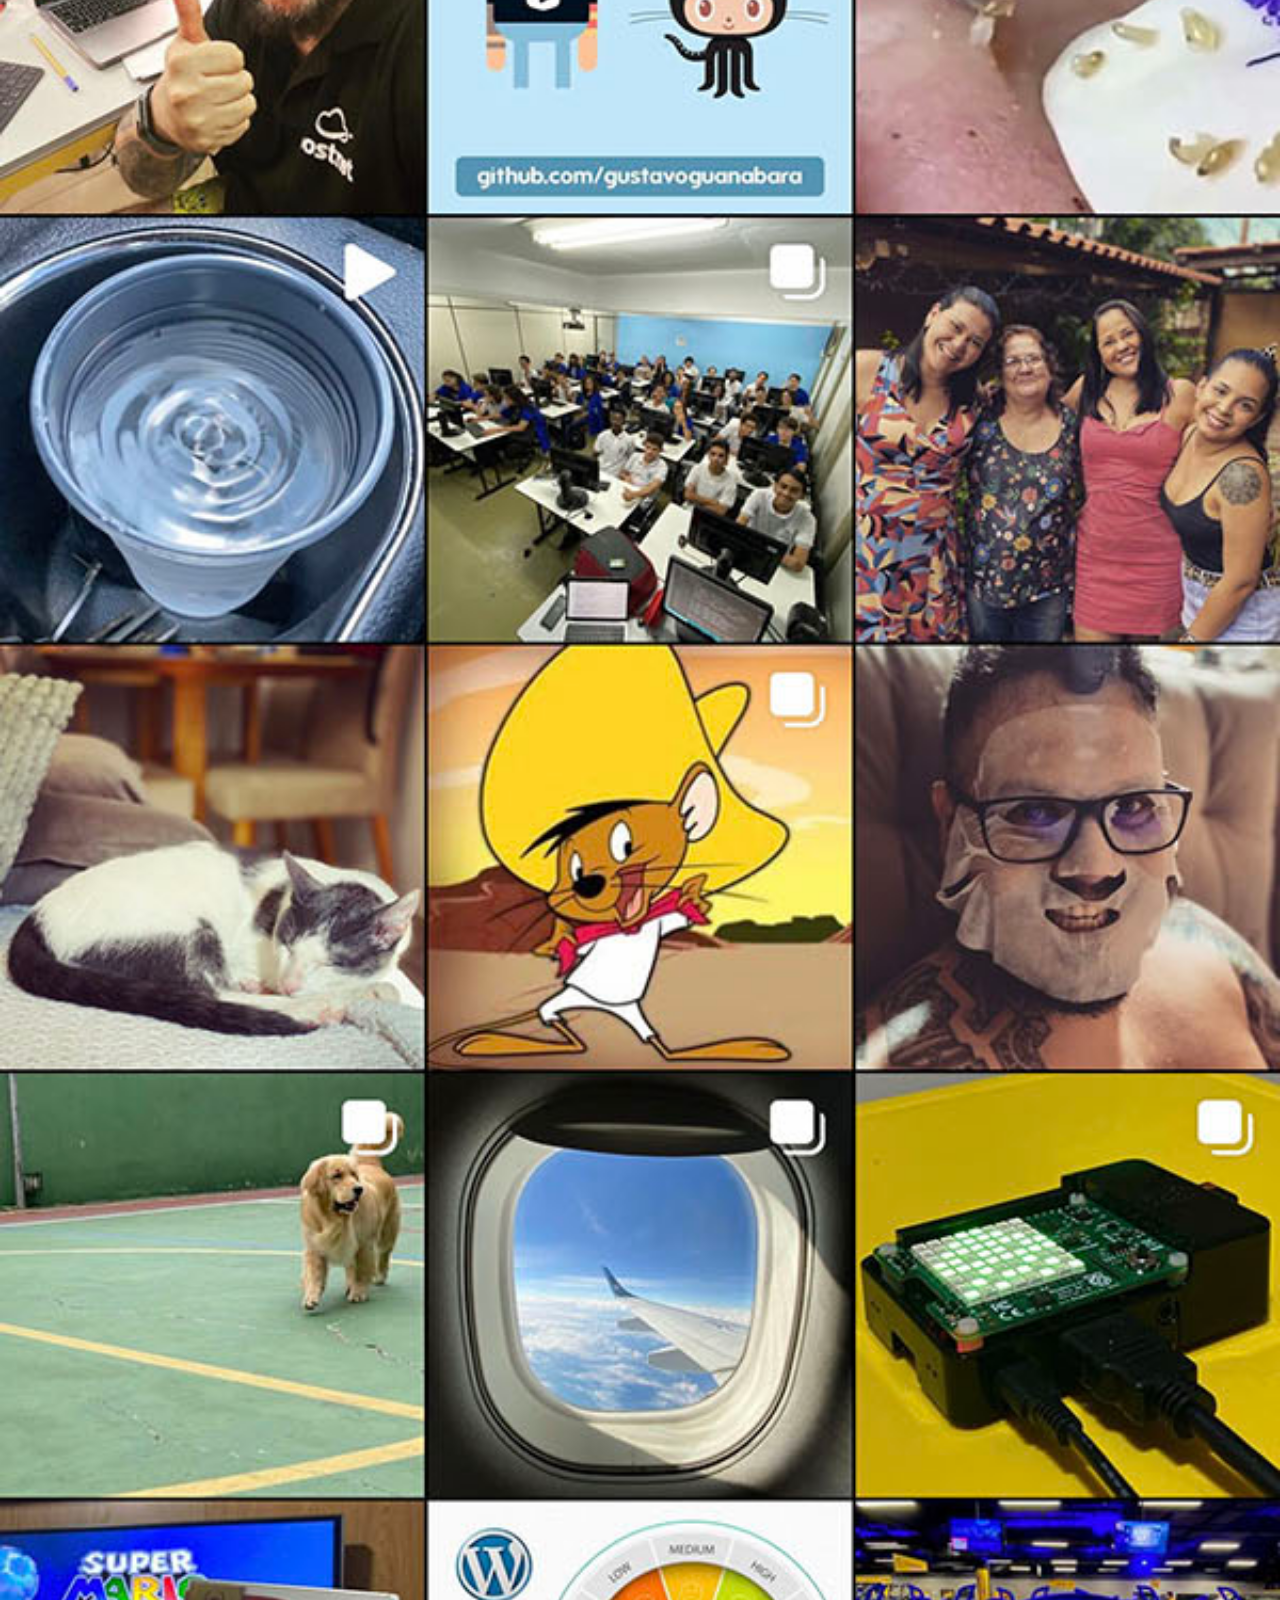
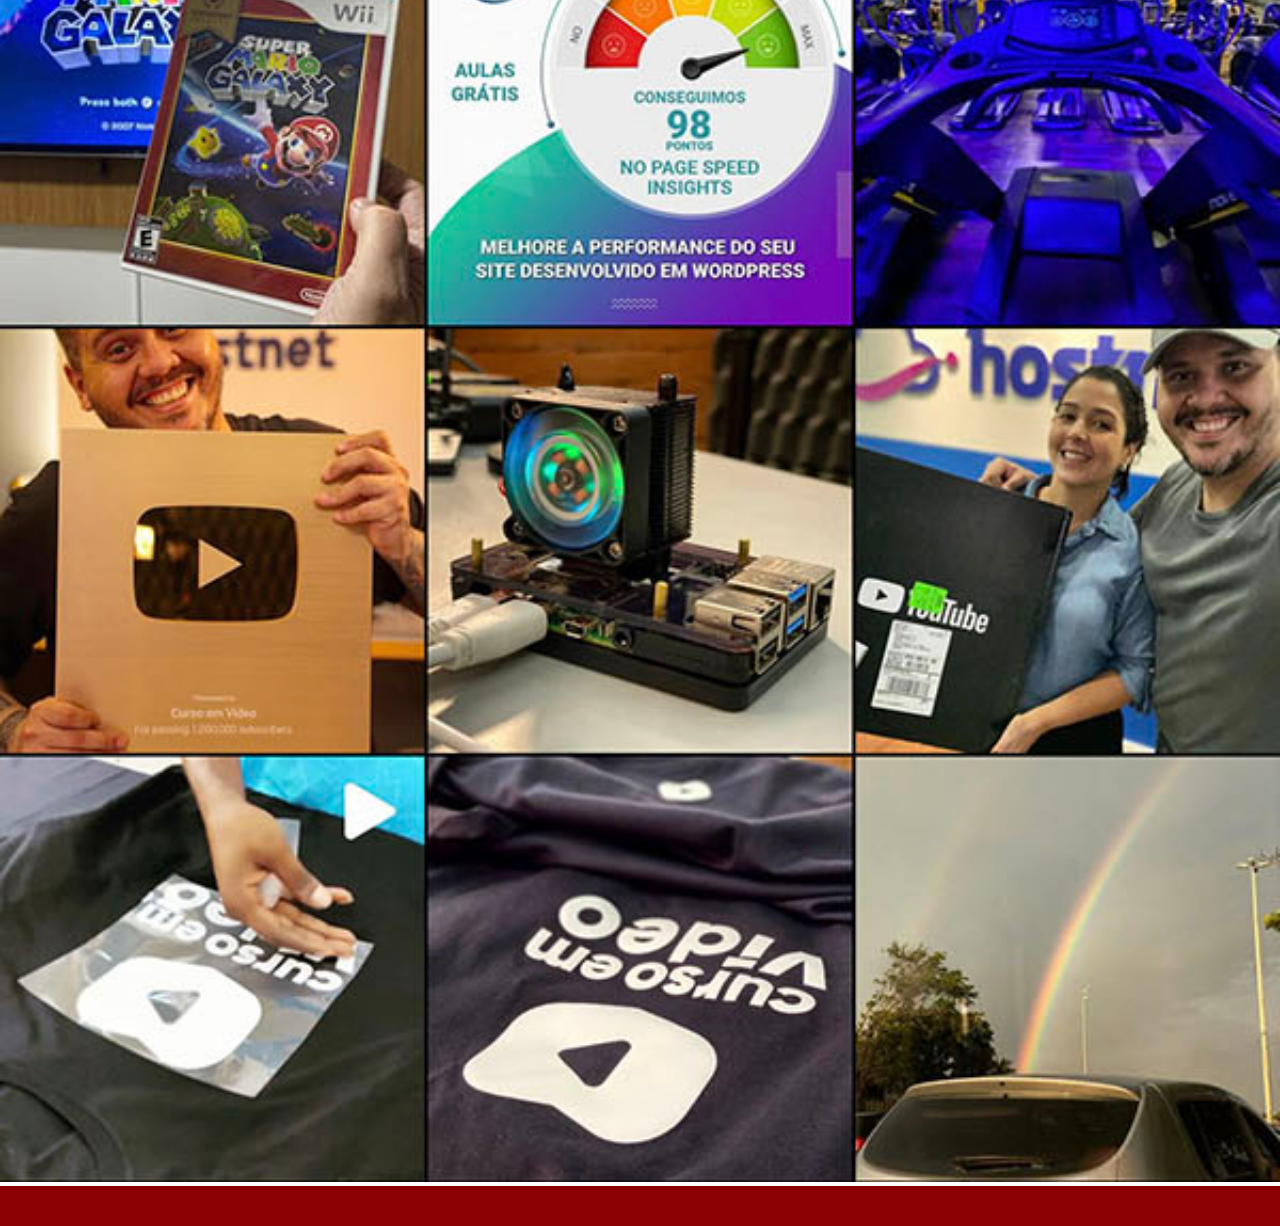
<file: instagram.html>
<!DOCTYPE html>
<html lang="pt-br">
<head>
    <meta charset="UTF-8">
    <meta name="viewport" content="width=device-width, initial-scale=1.0">
    <title>Instagramt</title>
    <link rel="stylesheet" href="estilos/social.css">
</head>
<body>
    <img src="imagens/tela-instagram.jpg" alt="">
    <a href="https://www.instagram.com/" target="_blank"></a>
</body>
</html>
</file>
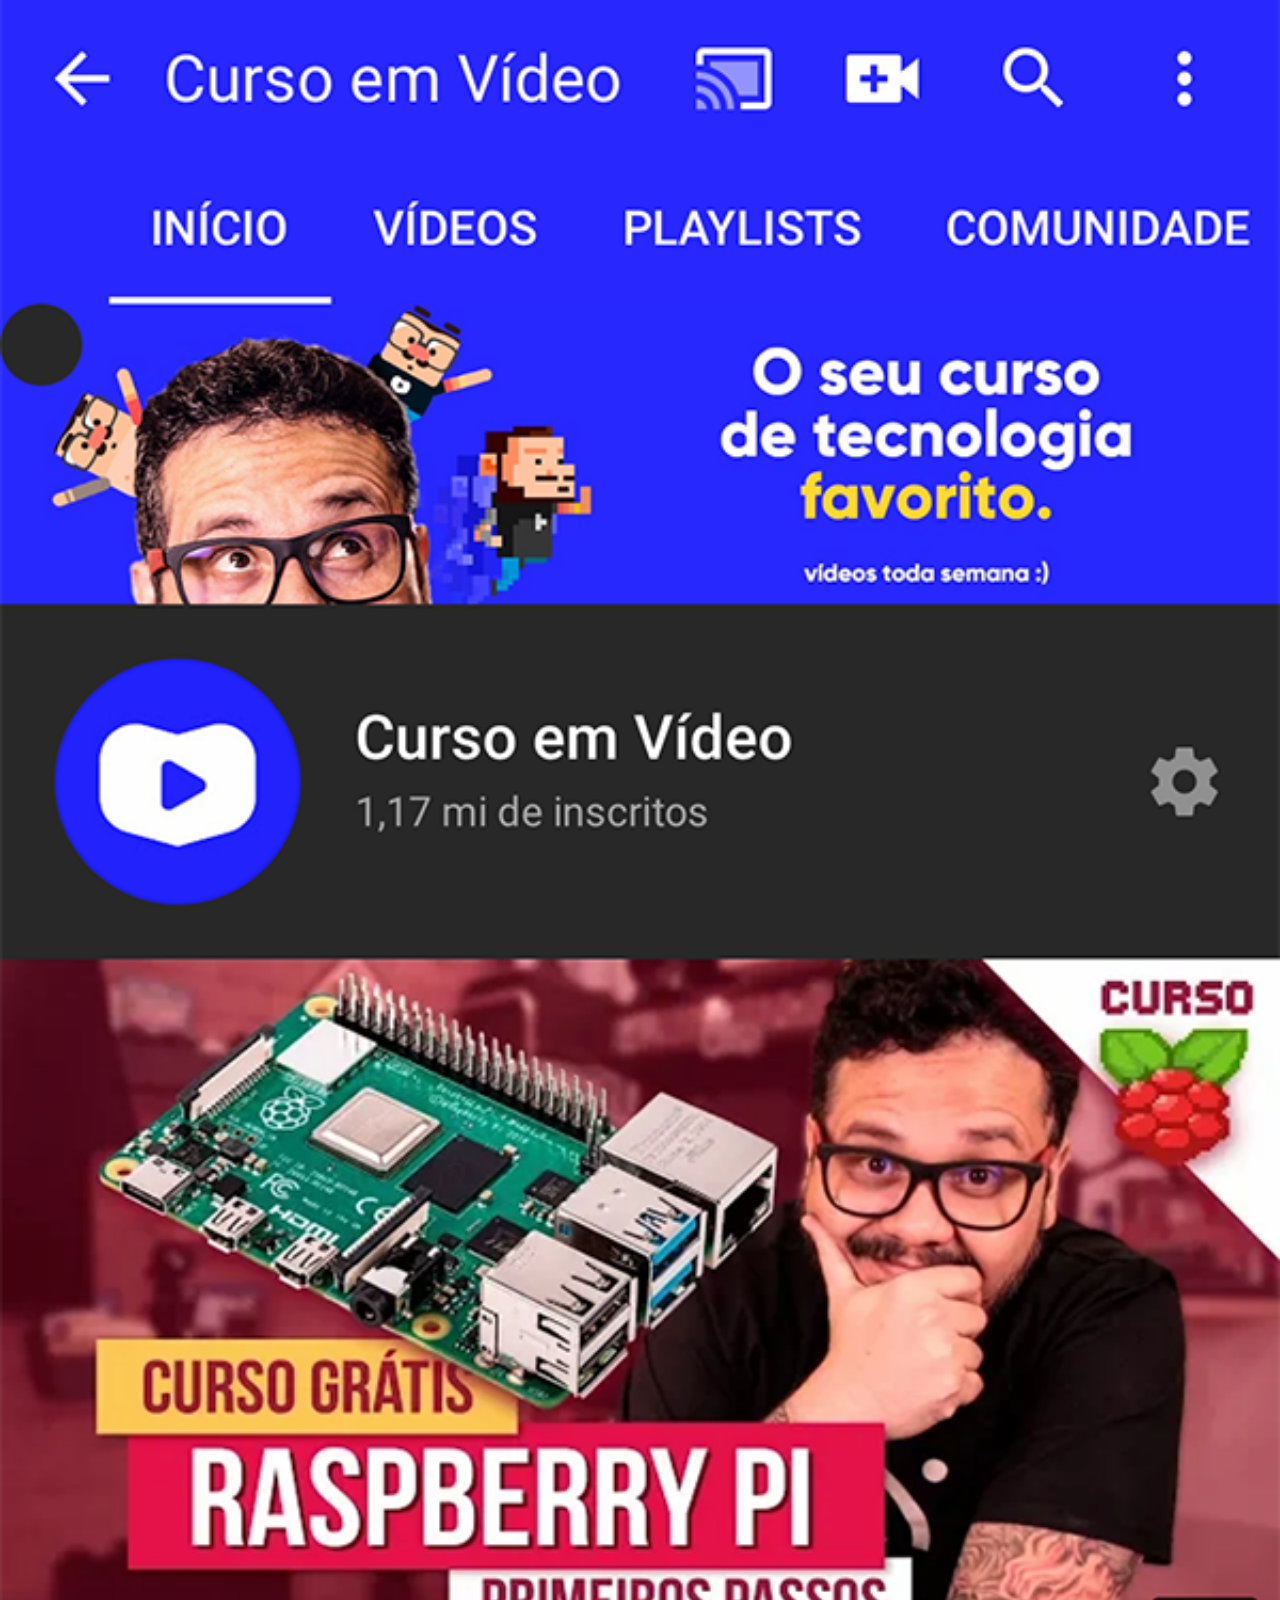
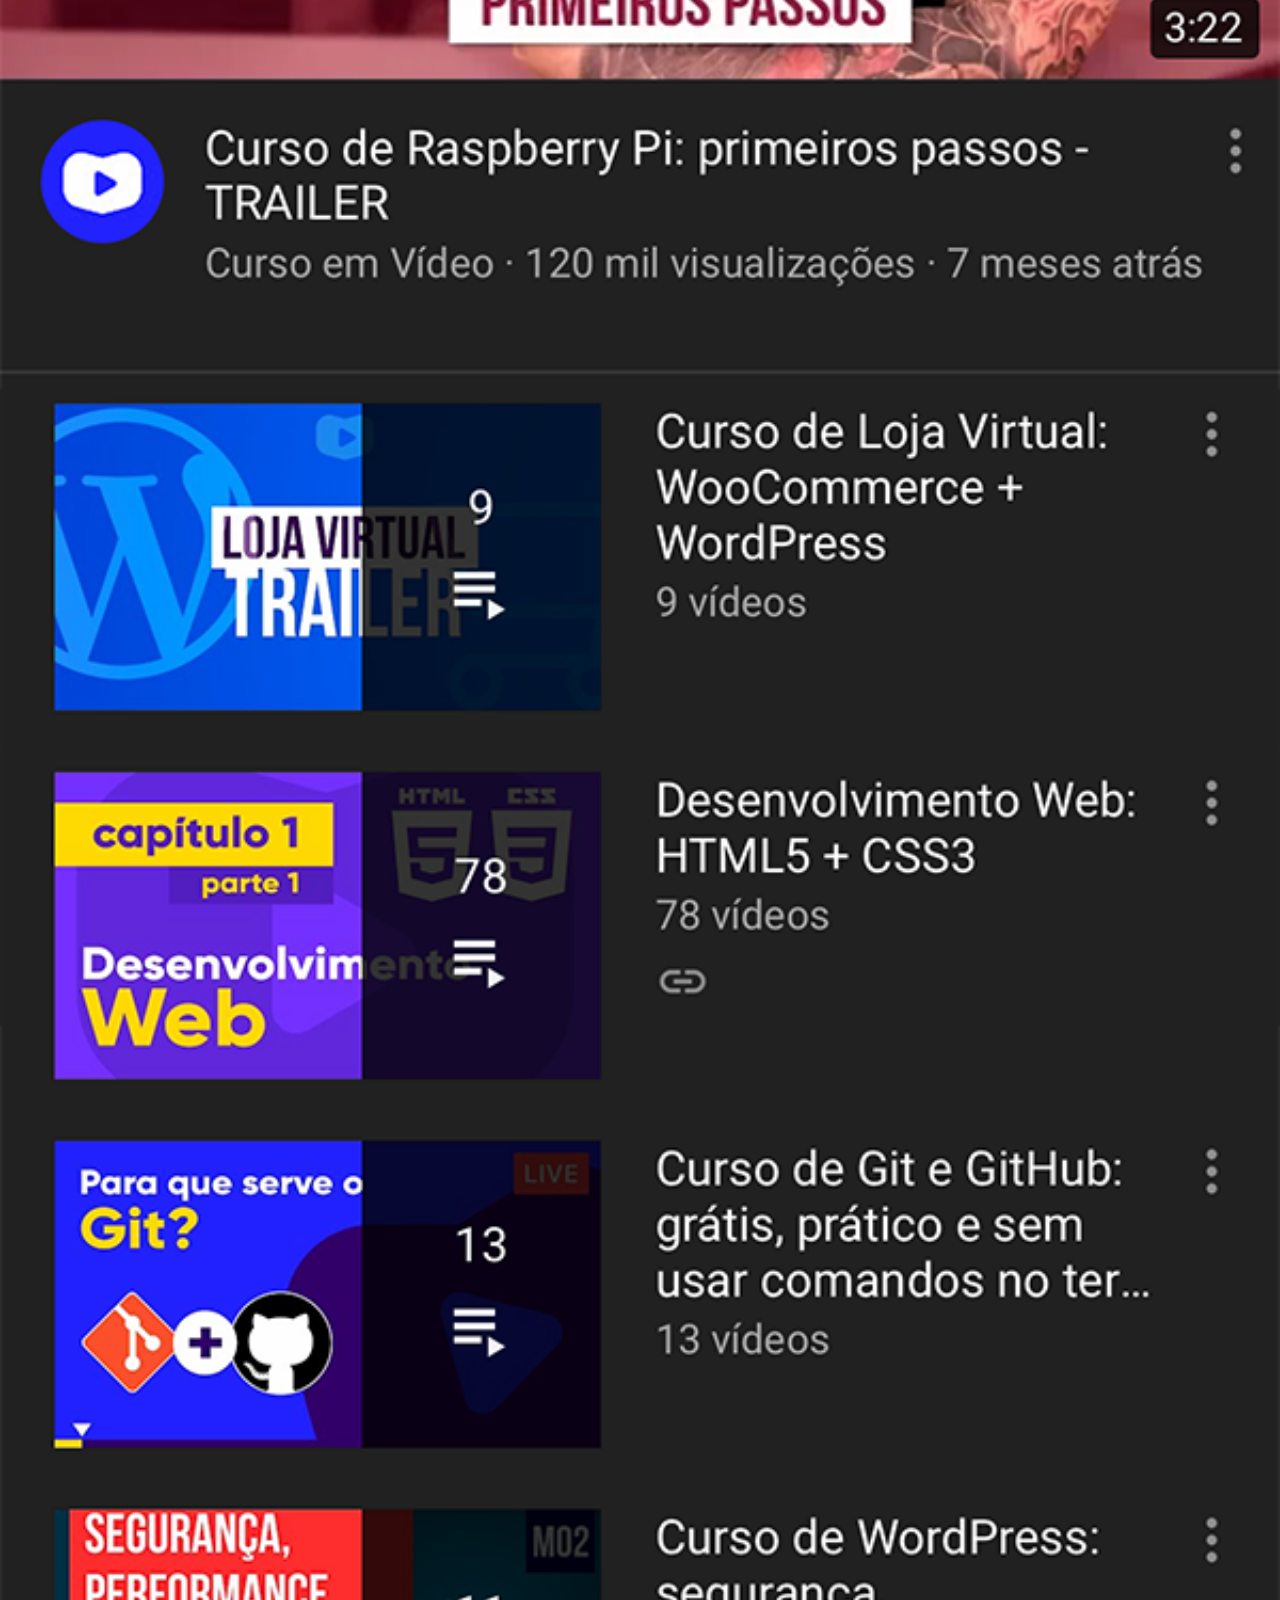
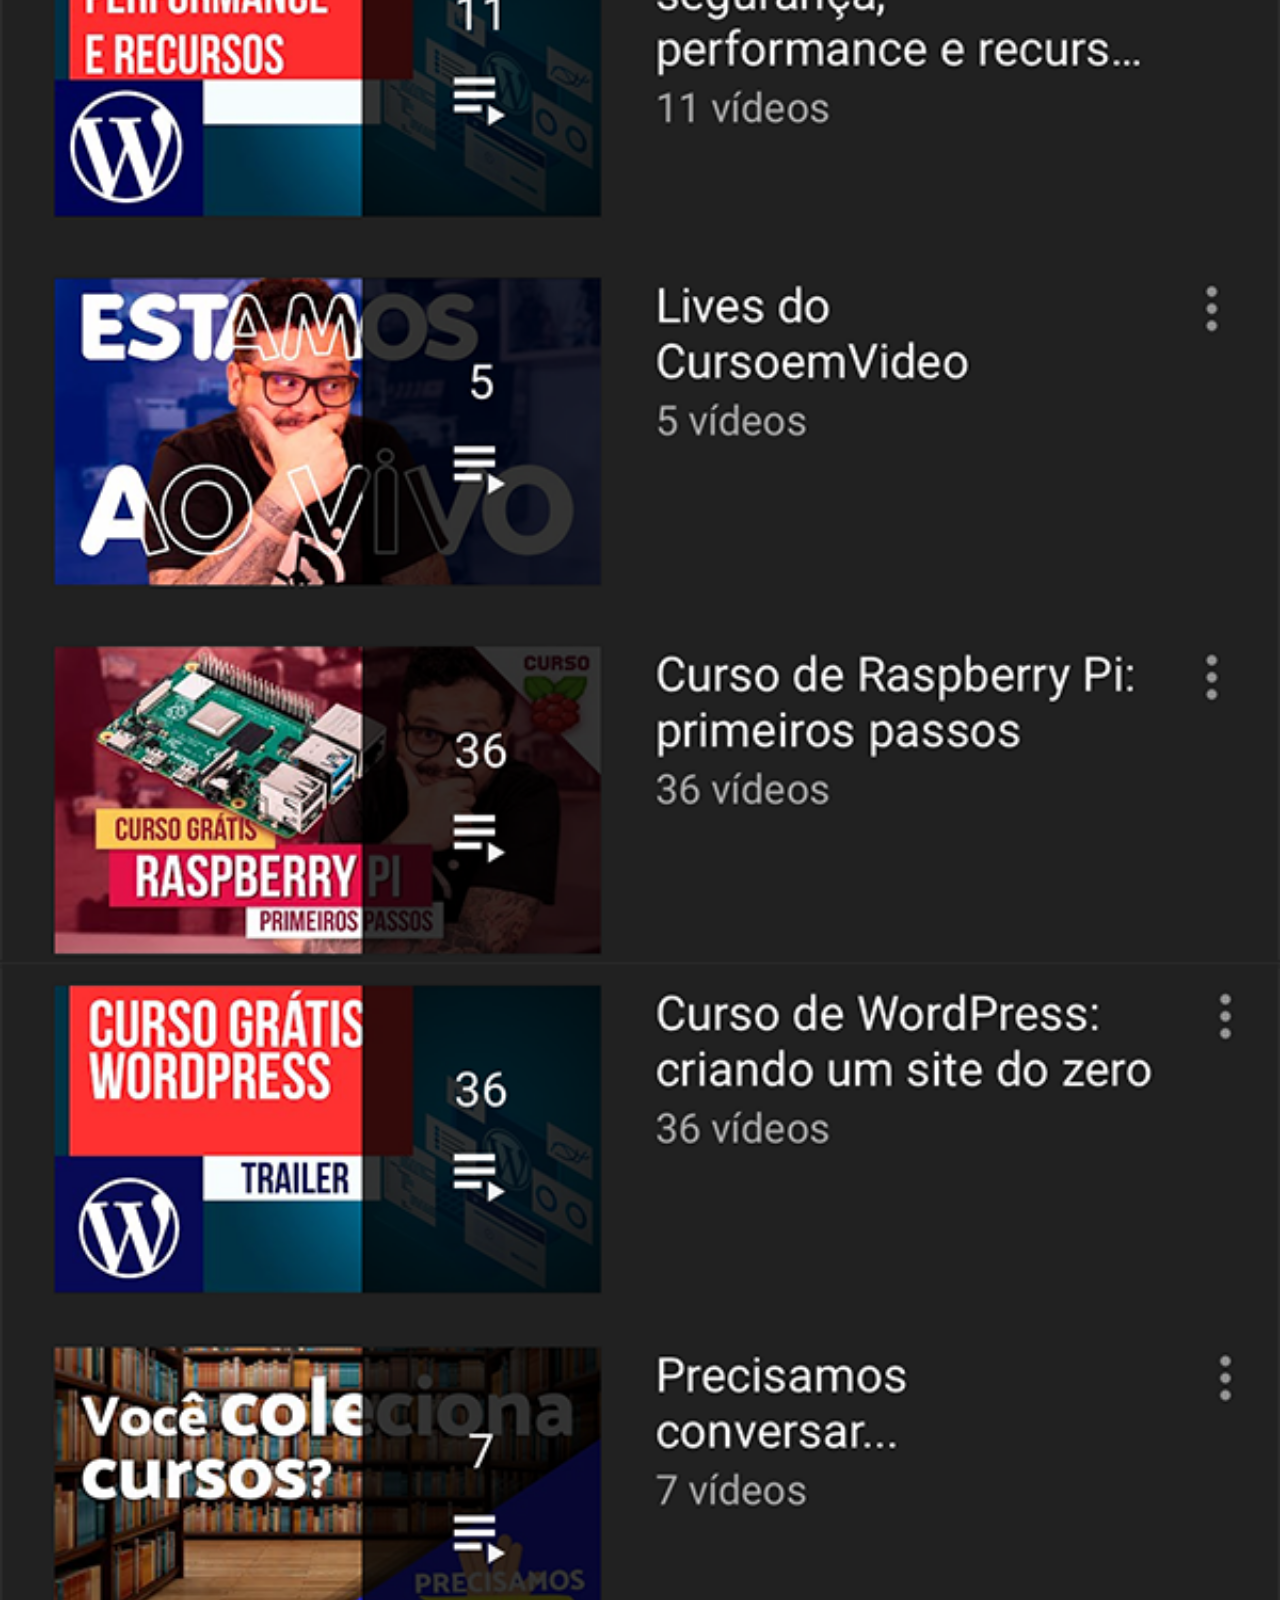
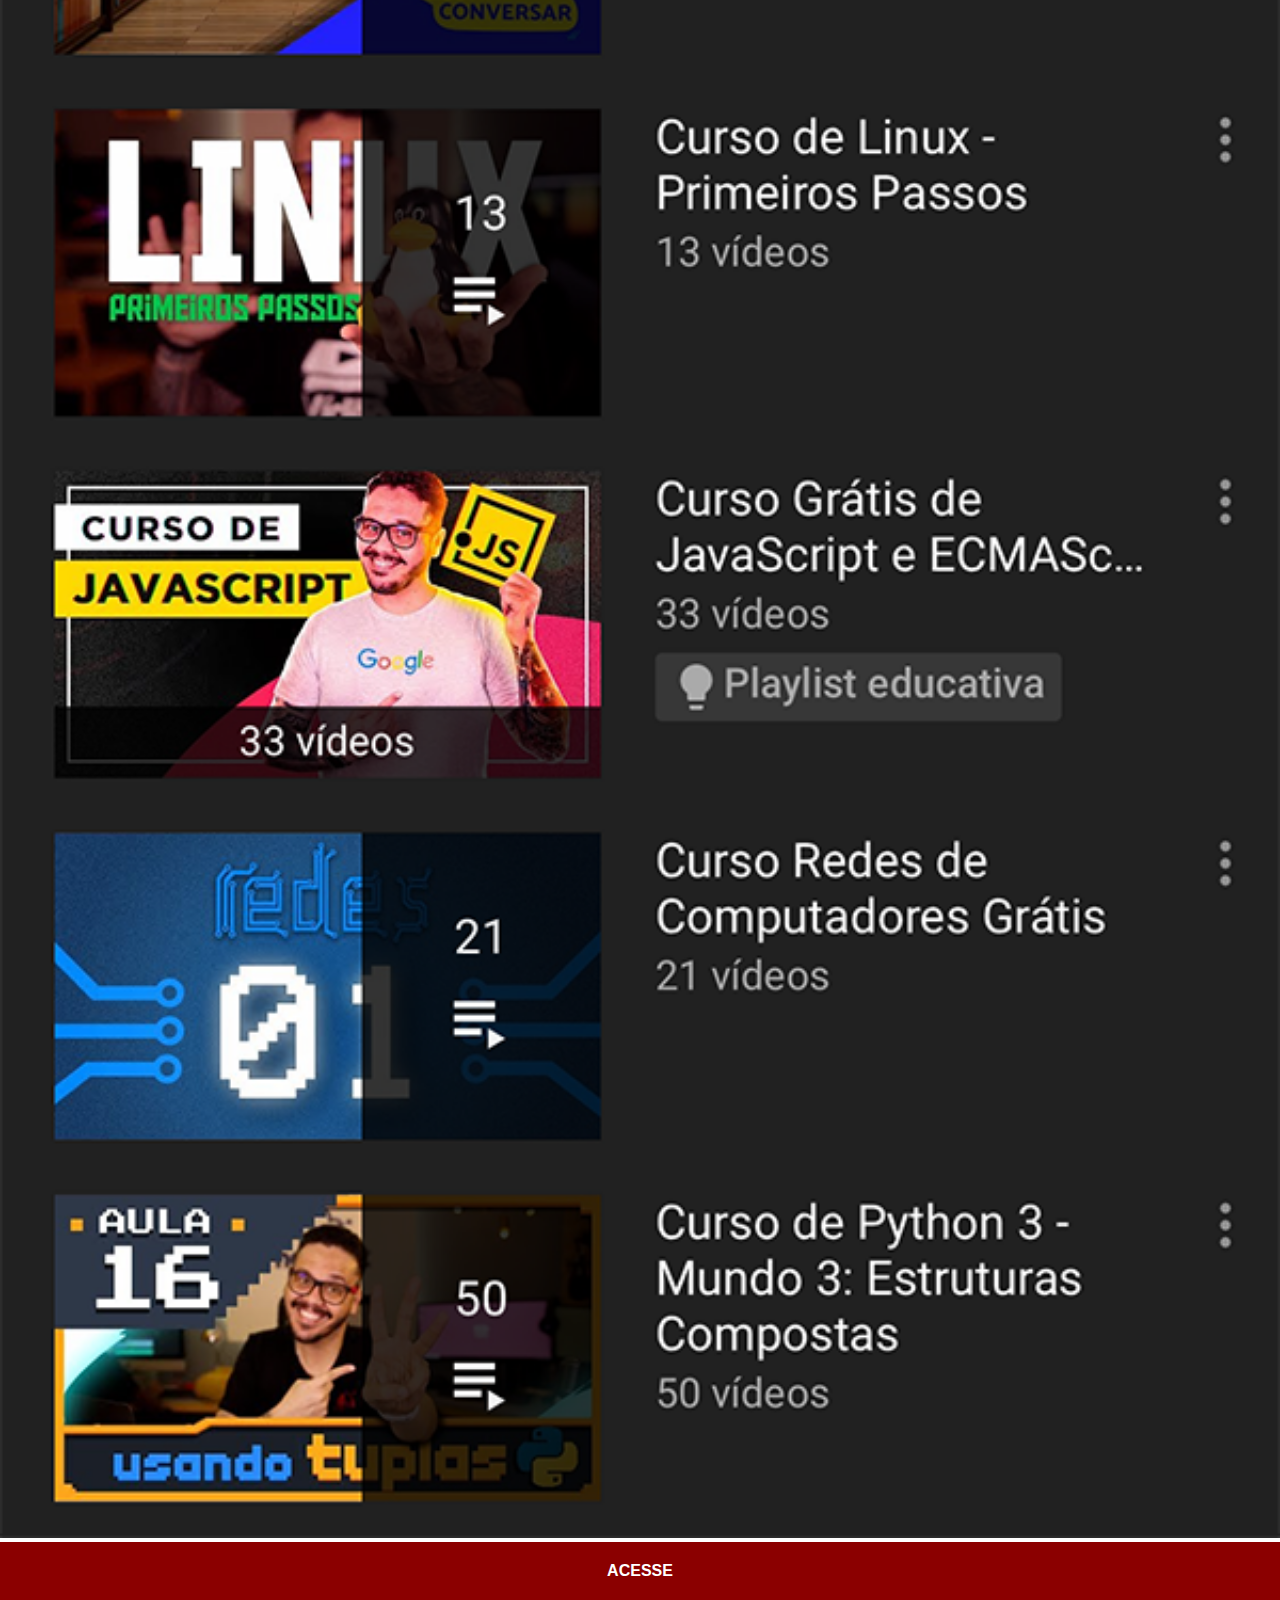
<file: youtube.html>
<!DOCTYPE html>
<html lang="pt-br">
<head>
    <meta charset="UTF-8">
    <meta name="viewport" content="width=device-width, initial-scale=1.0">
    <title>Youtube</title>
    <link rel="stylesheet" href="estilos/social.css">
</head>
<body>
    <img src="imagens/tela-youtube.png" alt="">
    <a href="https://www.youtube.com/@CursoemVideo" target="_blank">ACESSE</a>
</body>
</html>
</file>
<file: estilos/style.css>
@charset "UTF-8";

*{
    margin: 0;
    padding: 0;
    font-family: Arial, Helvetica, sans-serif;
}

html, body{
    height: 100vh;
    width: 100vw;
    background-color: black;
}

body{
    background: url('../imagens/fundo-madeira.jpg')no-repeat top center;
    background-size: cover;
    background-attachment: fixed;
}

main{
    height: 100vh;
    position: relative;

}

section#telefone{
    position: absolute;
    top: 50%;
    left: 50%;
    transform: translate(-50%, -50%);

    height: 627px;
    width: 311px;
    background: url('../imagens/frame-iphone.png') no-repeat;
    
}

iframe#tela{
    position: relative;
    top: 80px;
    left: 22px;
    width: 267px;
    height: 471px;
}

section#redes-sociais{
    text-align: right;
}


section#redes-sociais img{
    width: 50px;
    margin: 10px;
    border-radius: 50%;
    box-shadow: 2px 2px 5px rgba(0, 0, 0, 0.482);
    box-sizing: border-box;
}

section#redes-sociais img:hover{
    border: 2px solid white;
    transform: translate(-3px, -3px);
    box-shadow: 5px 5px 10px rgba(0, 0, 0, 0.479);
    transition: transform .5s;
}
</file>
<file: estilos/social.css>
@charset "UTF-8";

*{
    margin: 0;
    padding: 0;
    font-family: Arial, Helvetica, sans-serif;
}

::-webkit-scrollbar{
    width: 0px;
    height: 0px;
}

img{
    width: 100vw;
}

a{
    display: block;
    background-color: darkred;
    color: white;
    padding: 20px;
    text-align: center;
    font-weight: bolder;
    text-decoration: none;
}

a:hover{
    background-color: red;
}
</file>
